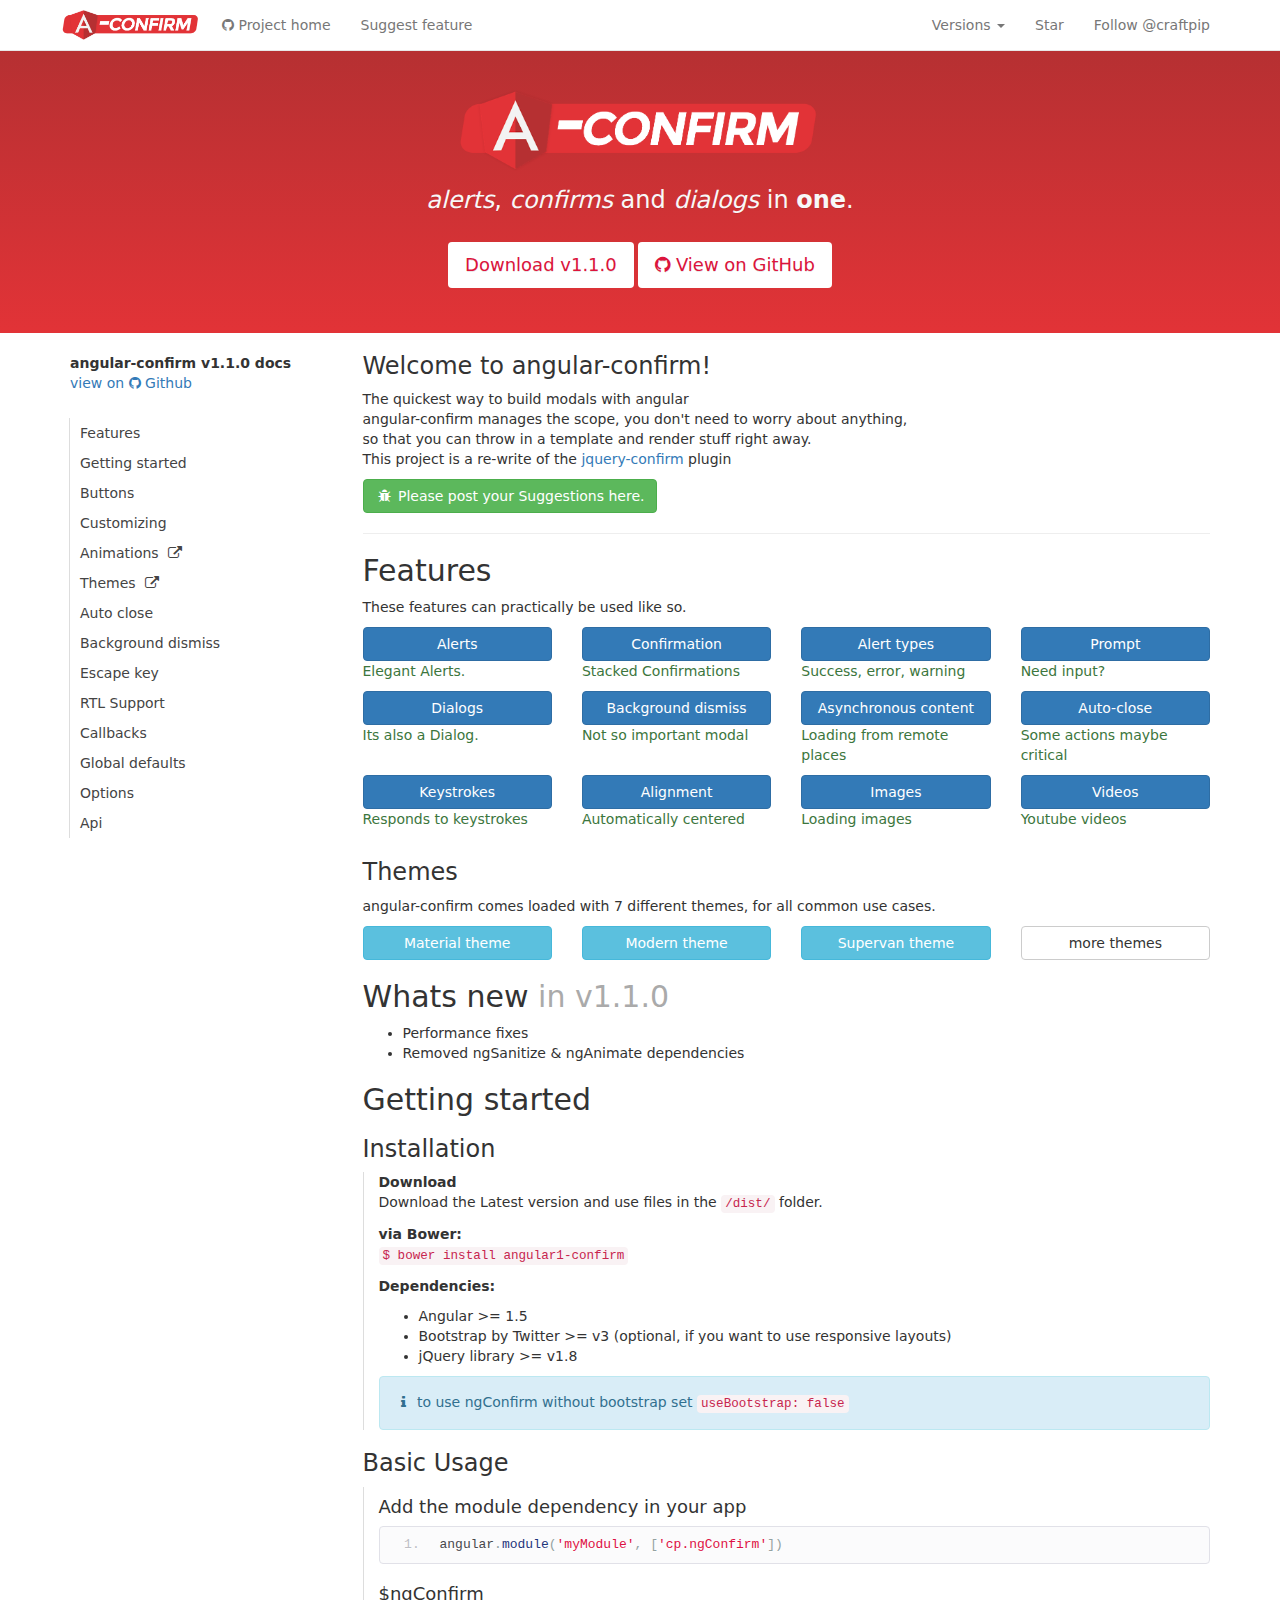
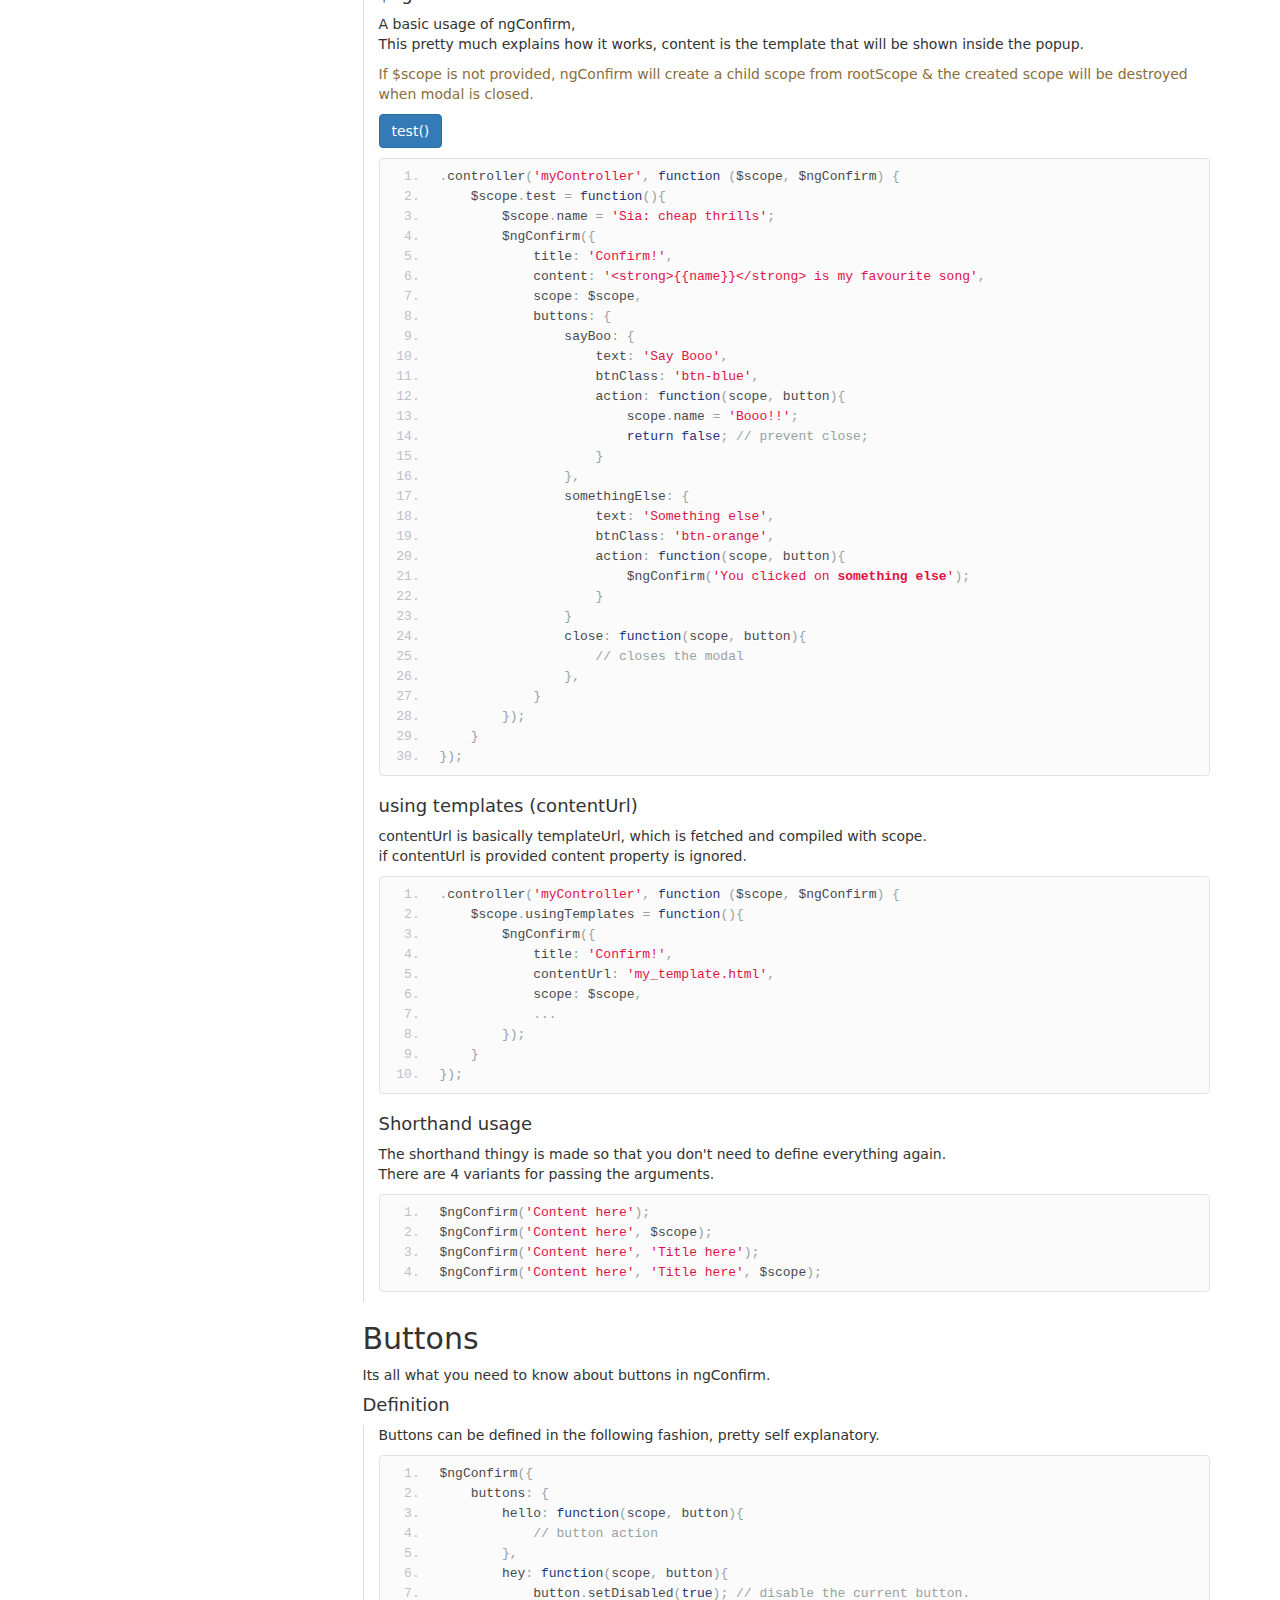
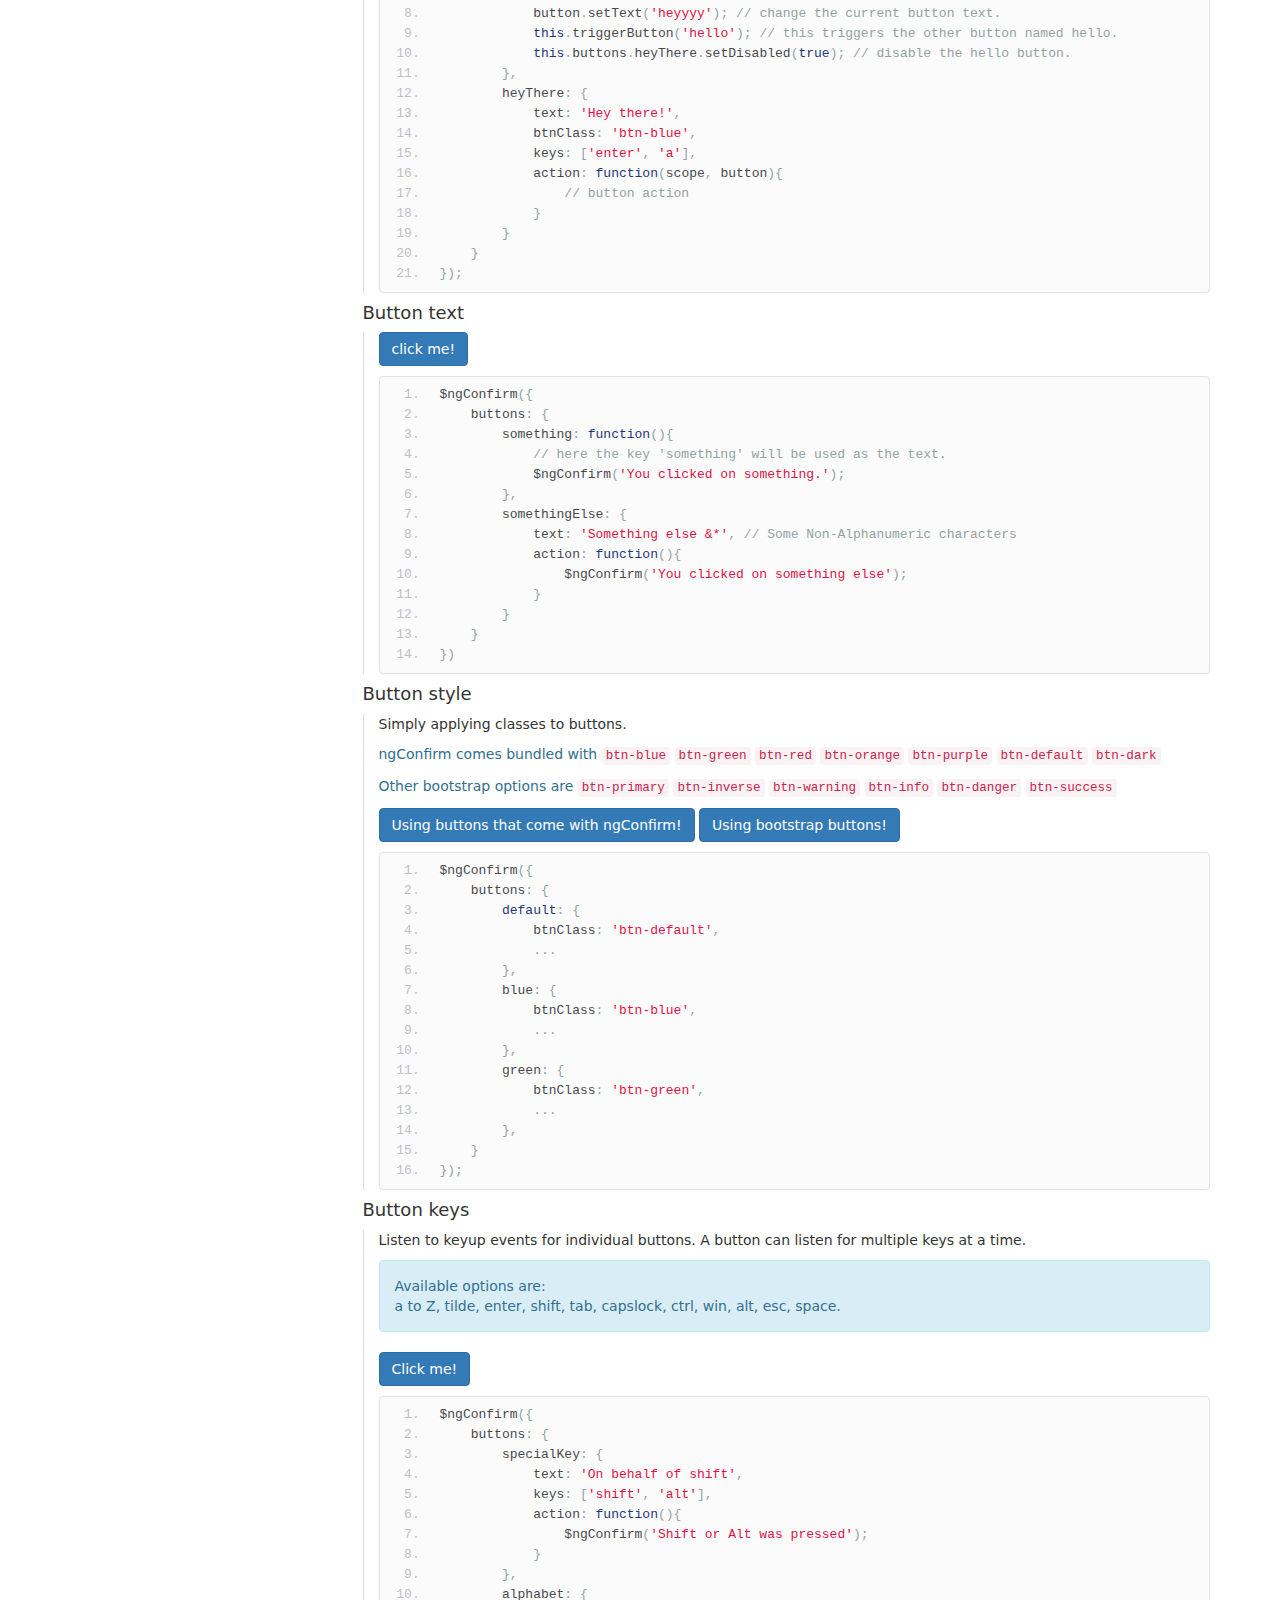
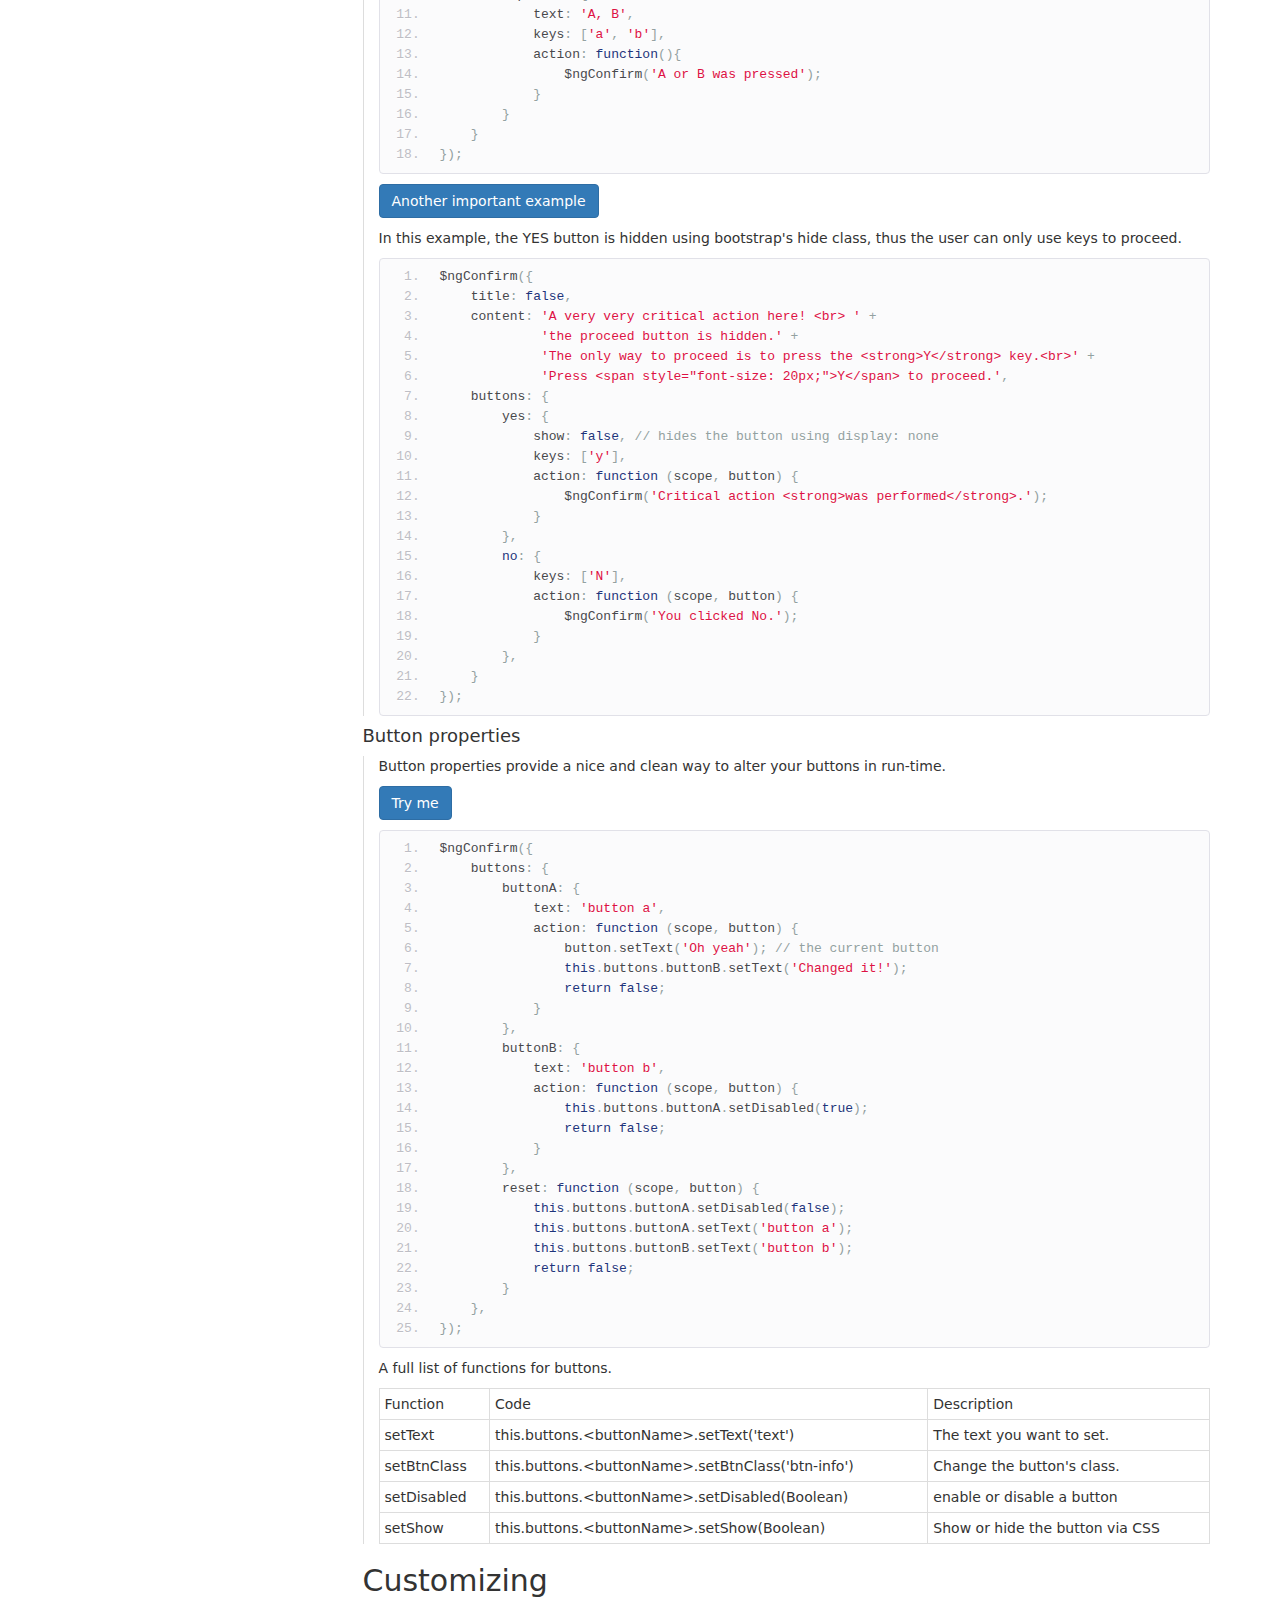
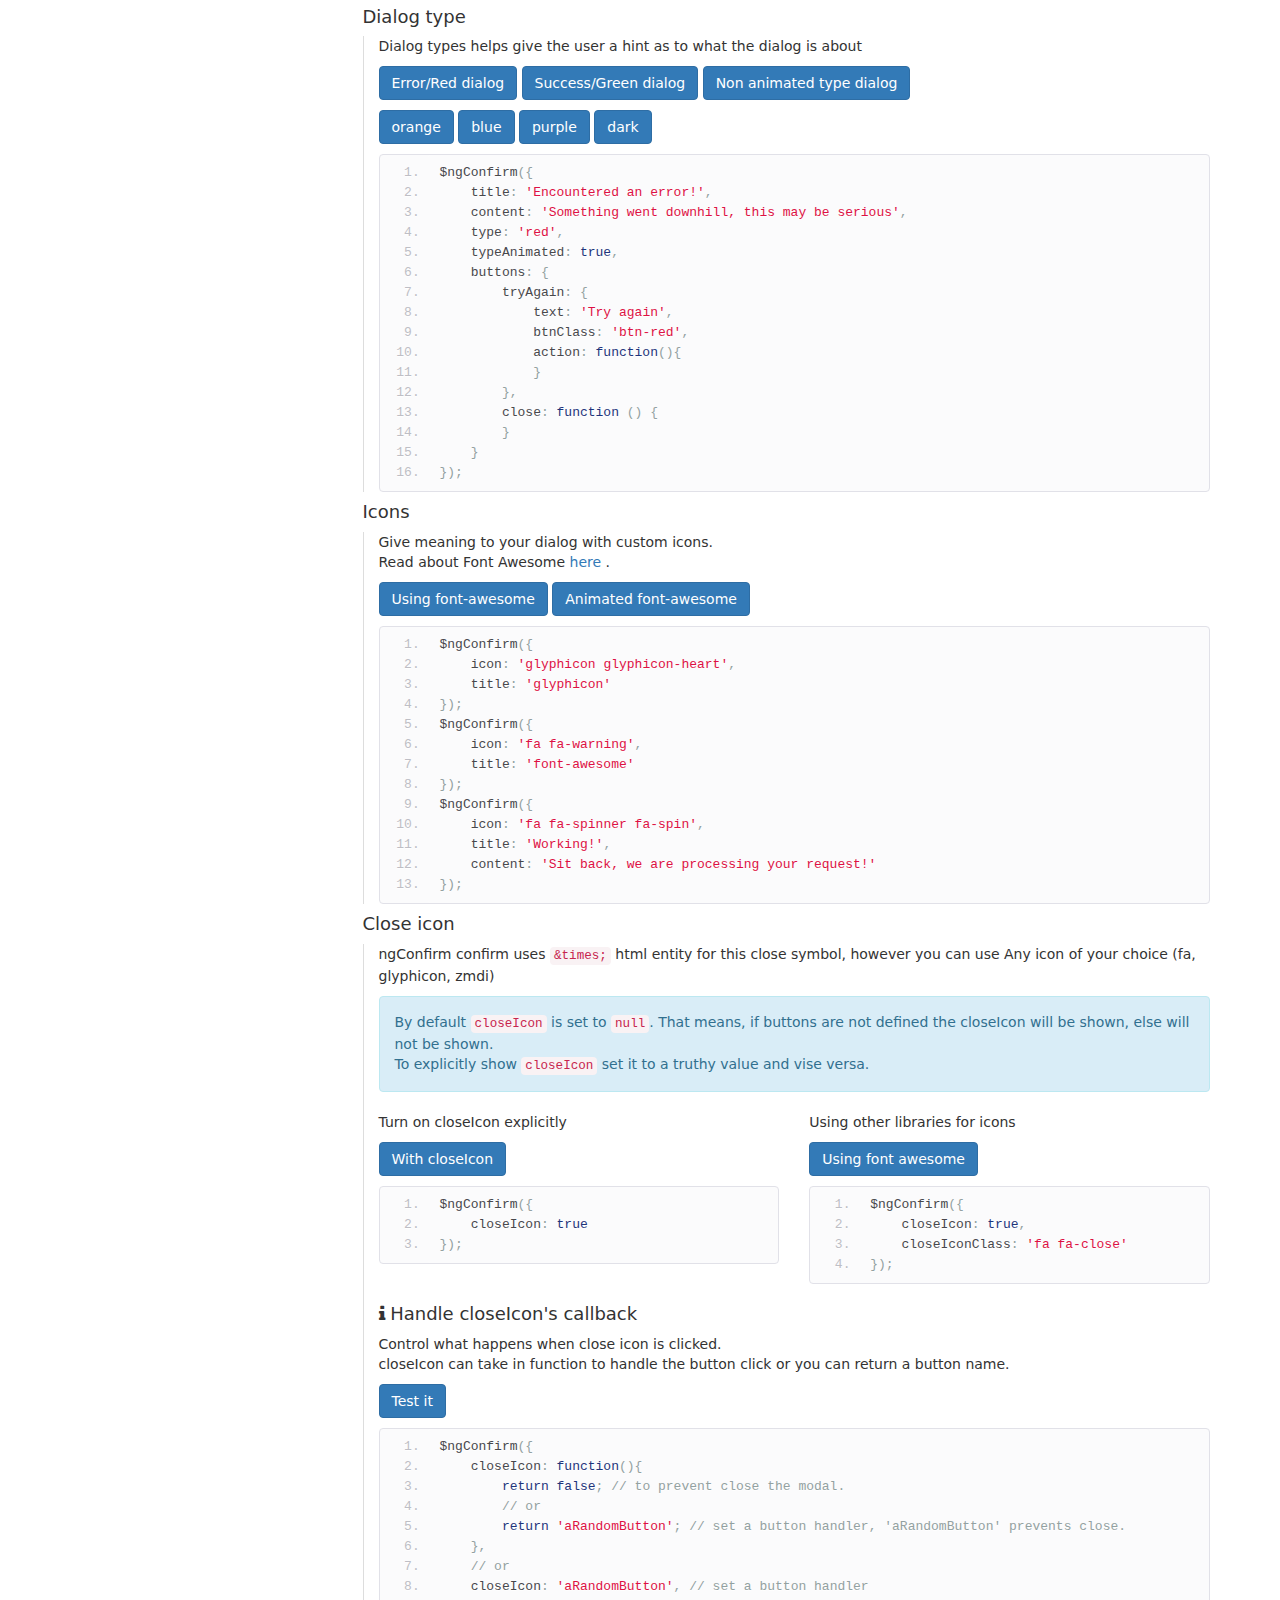
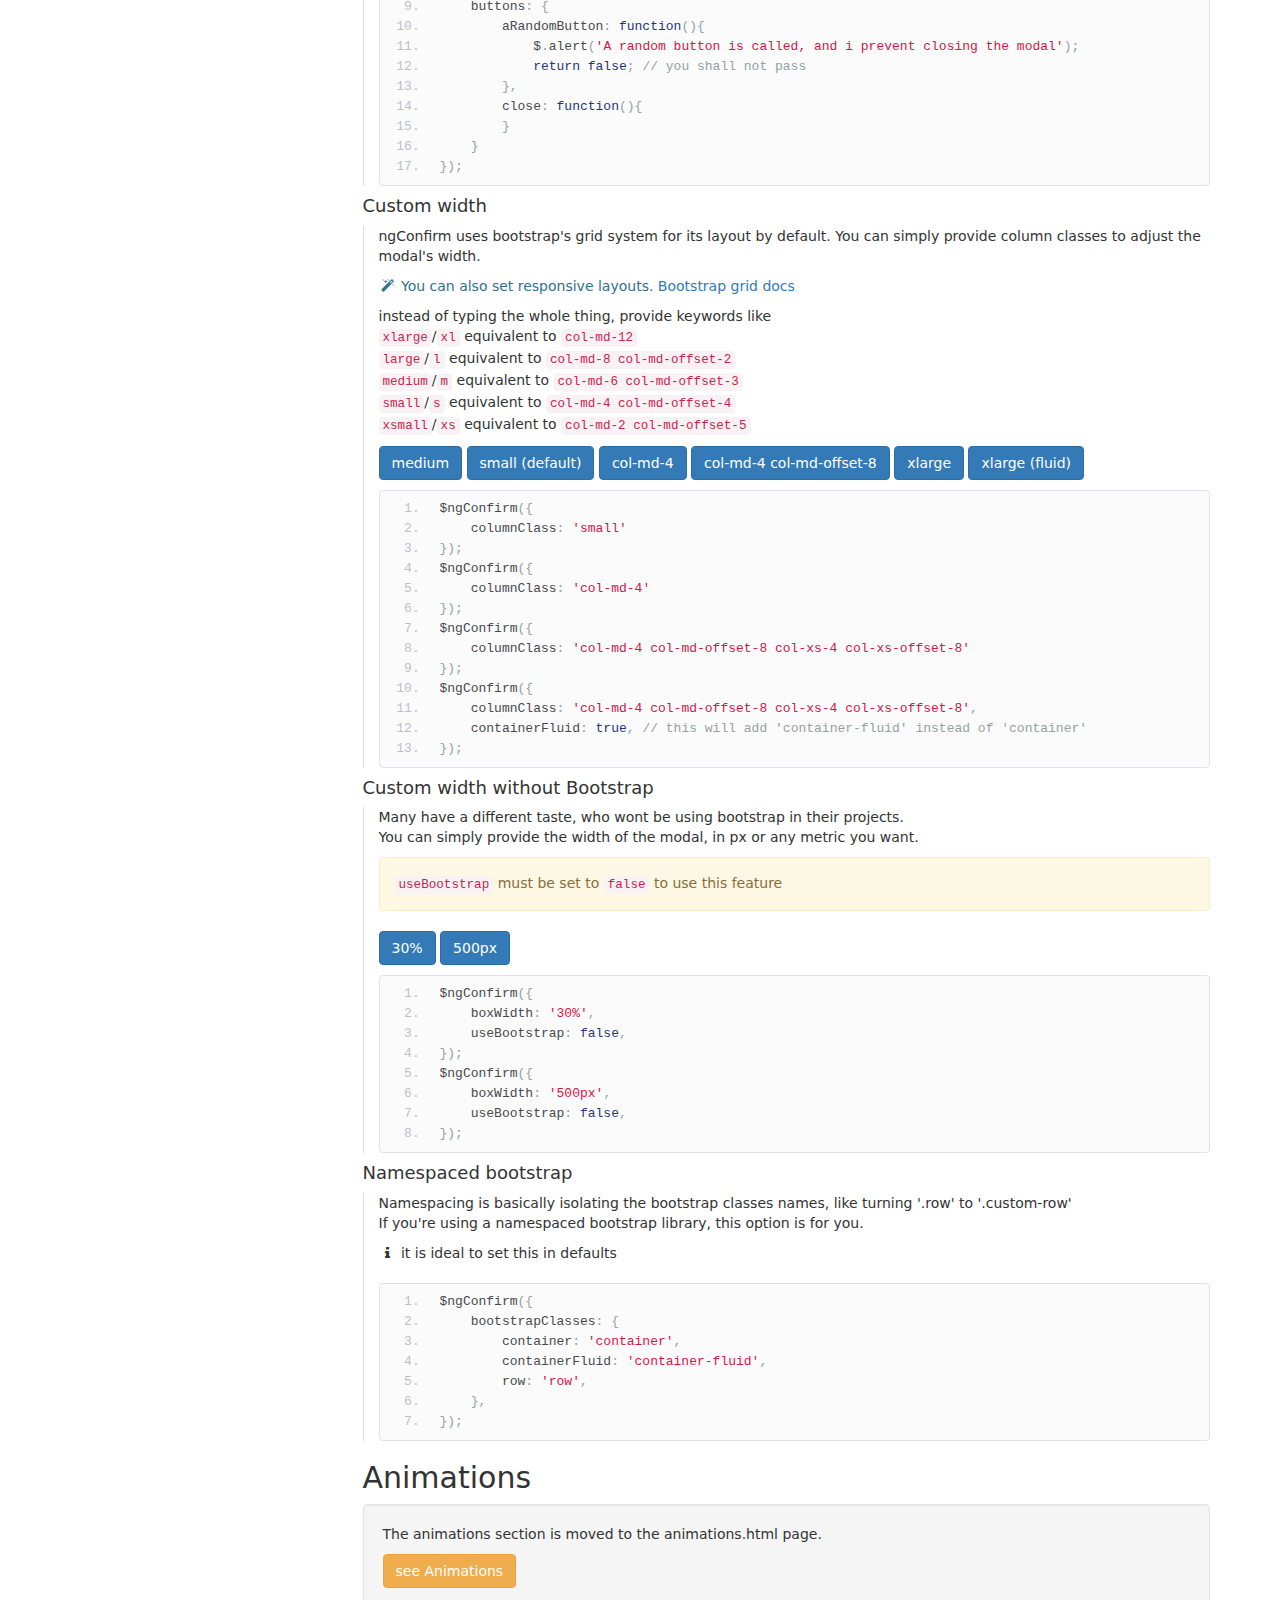
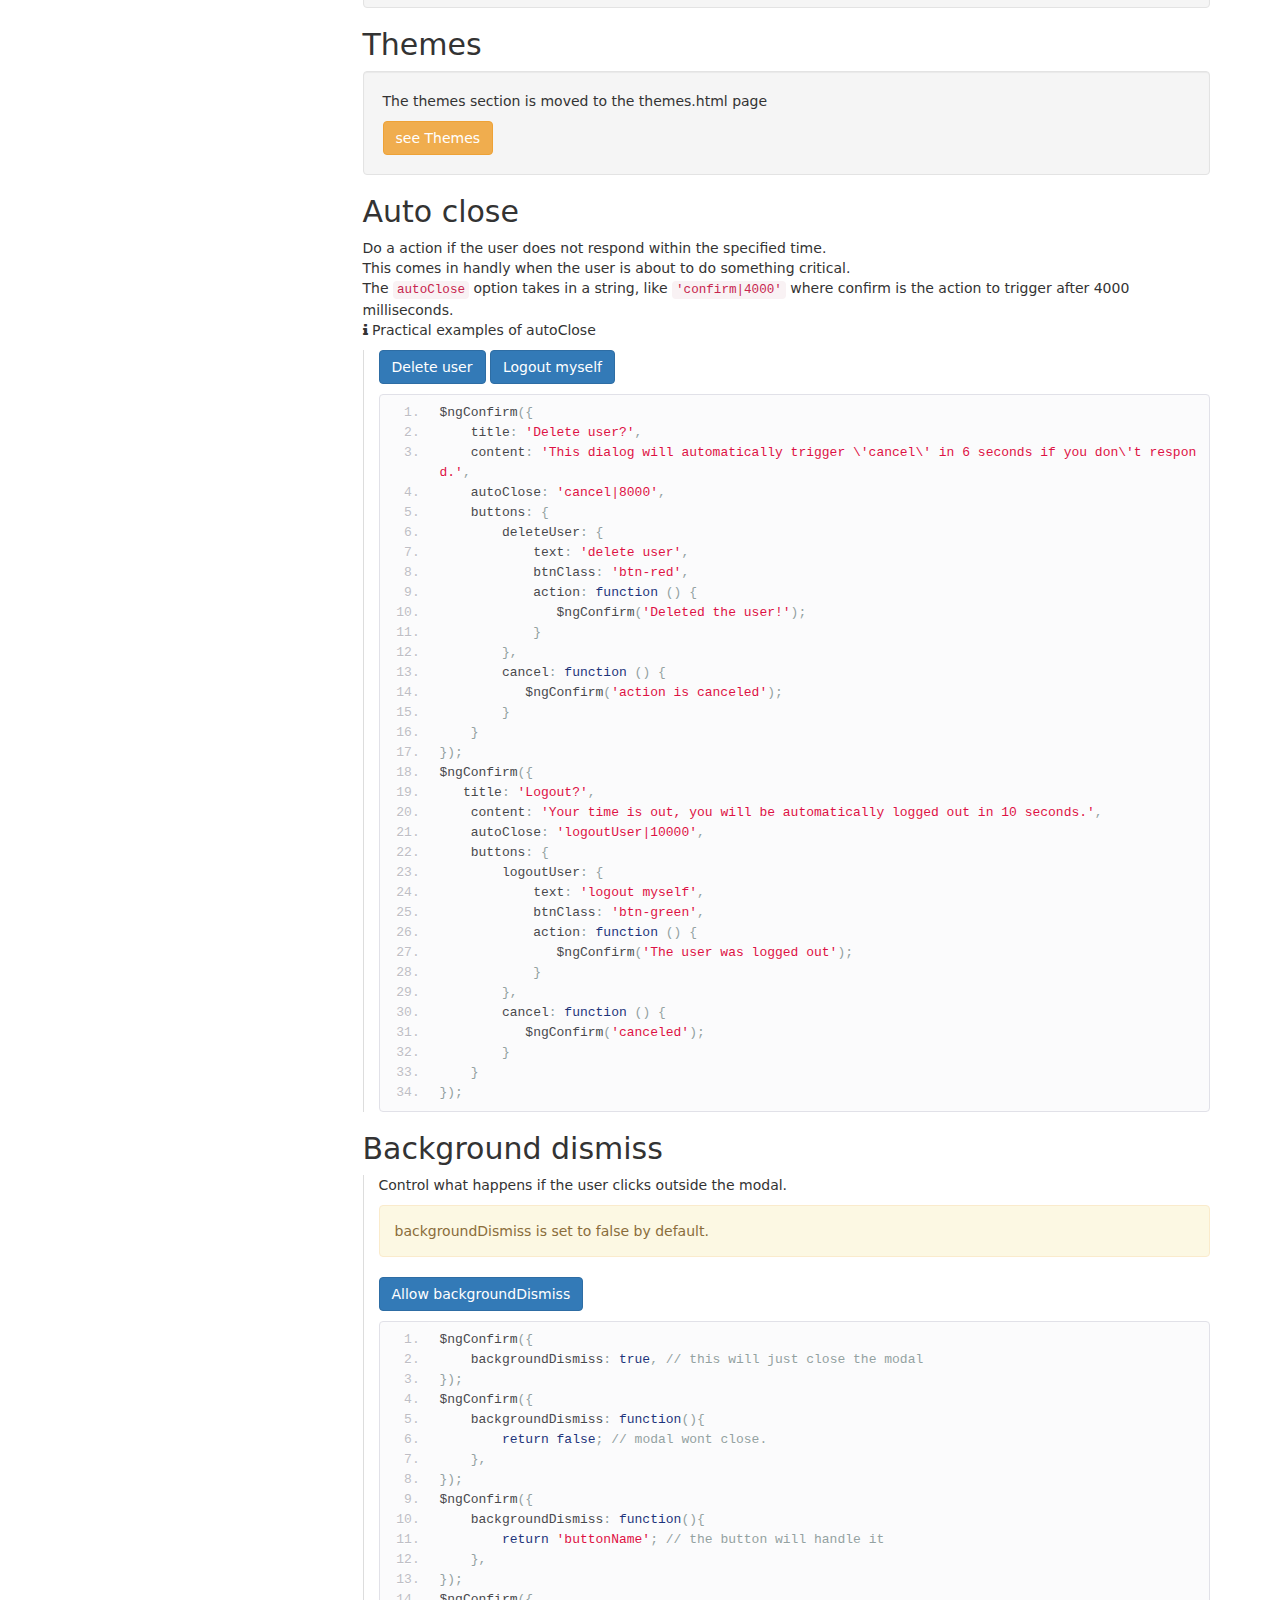
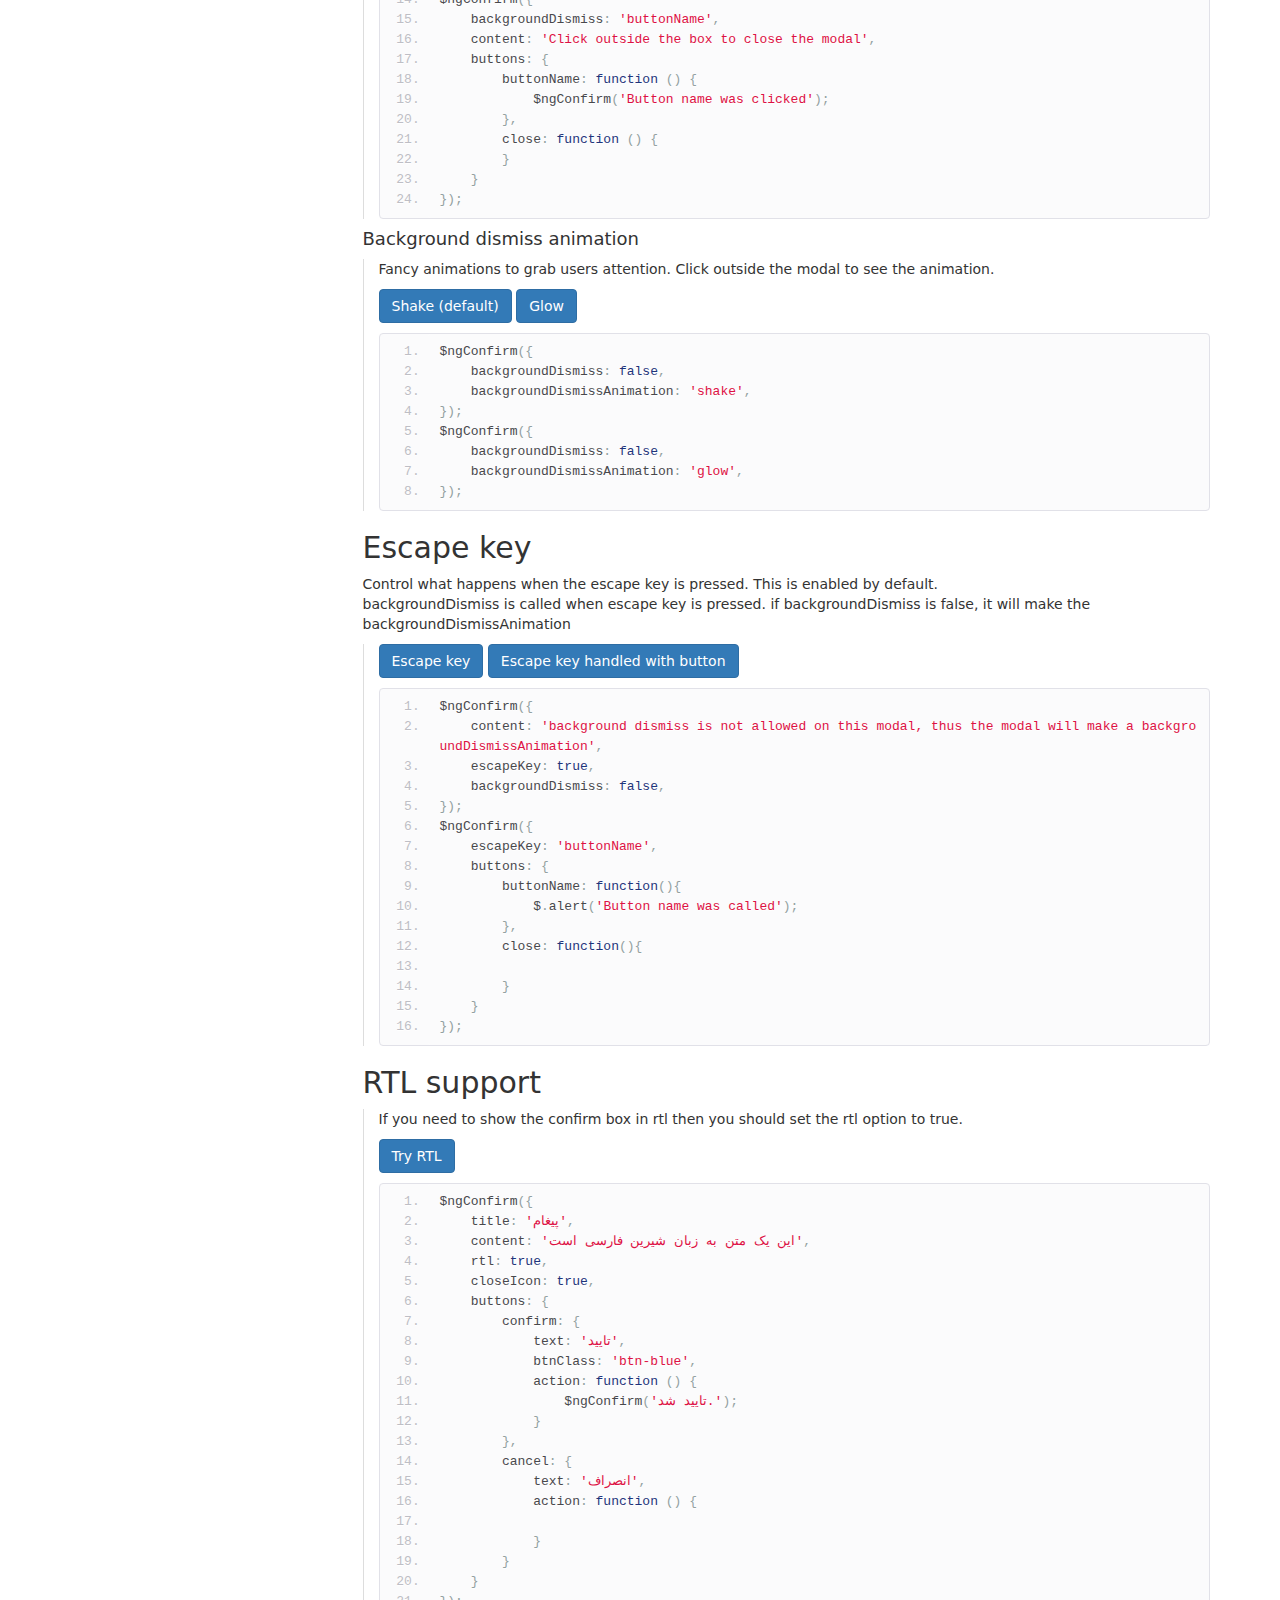
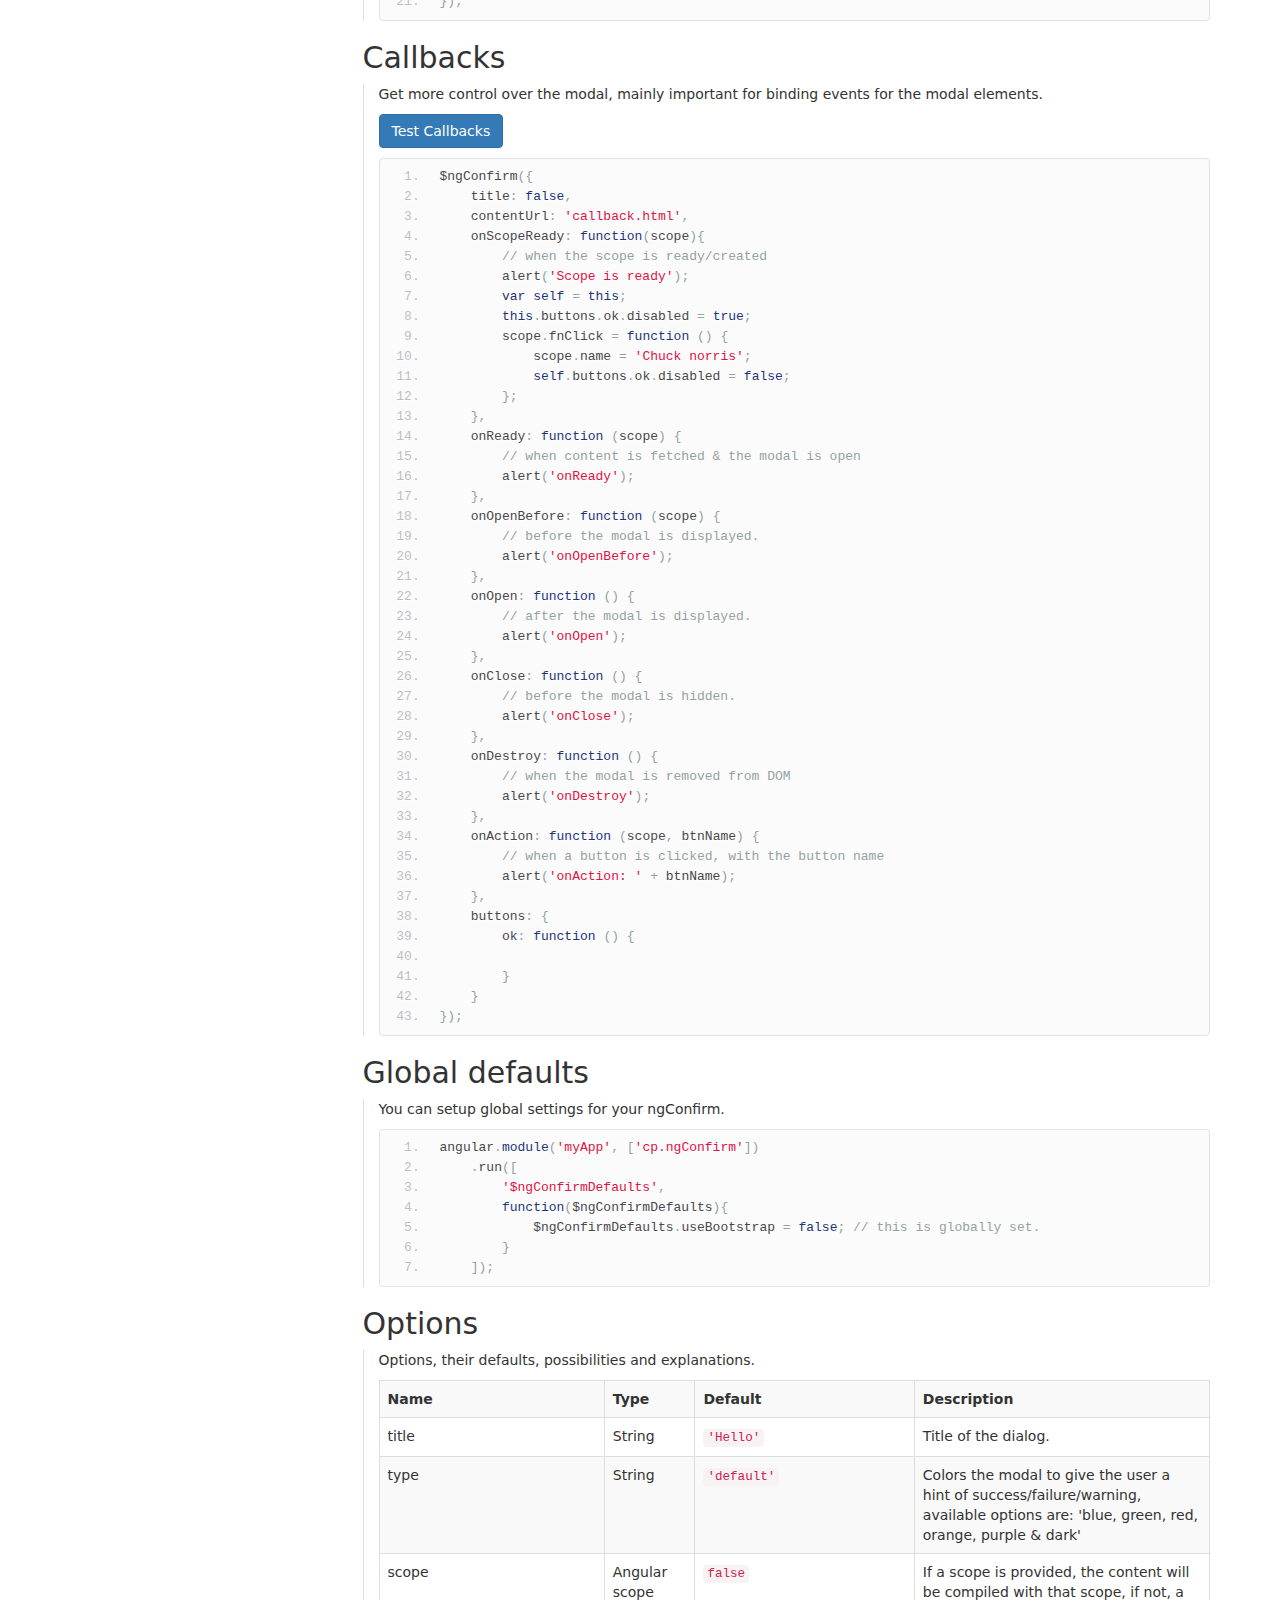
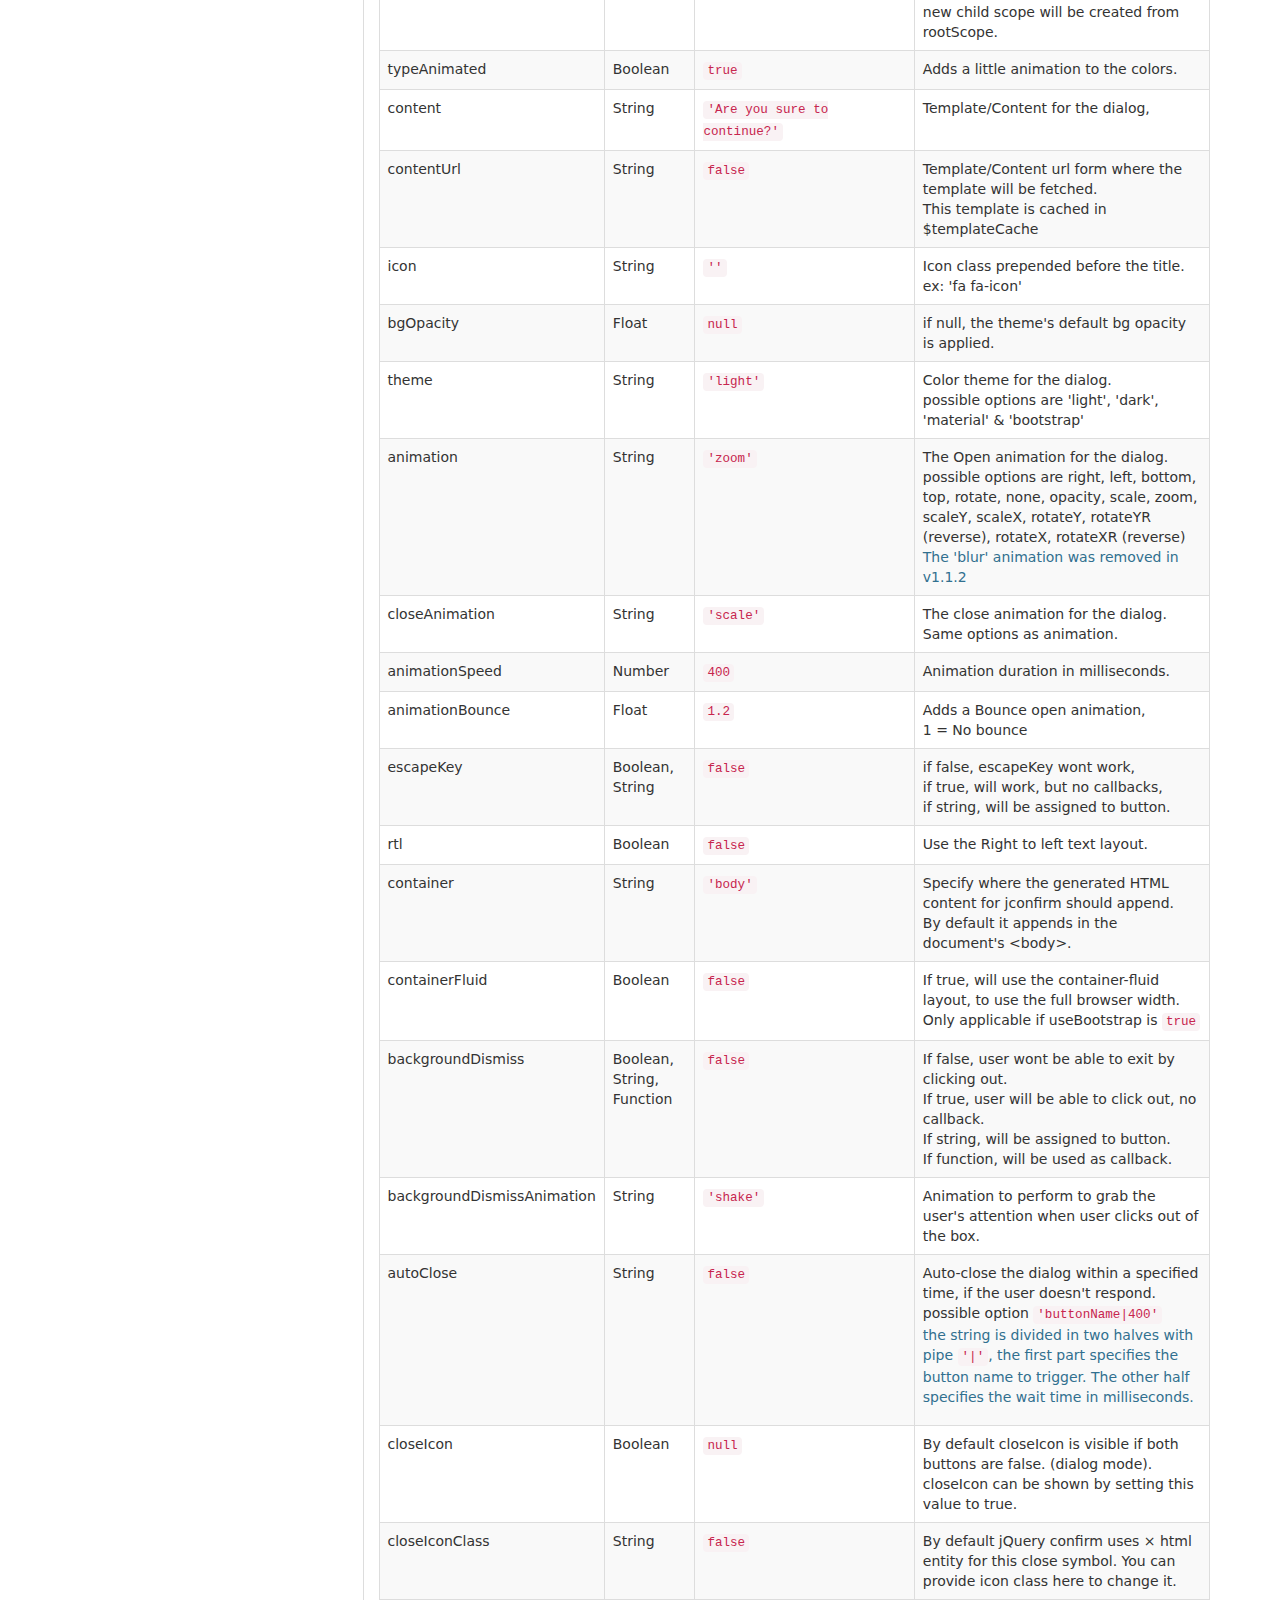
<file: frontend/bower_components/angular-confirm/index.html>
<!doctype html>
<html>
<head>
    <meta charset="utf-8">
    <!-- <meta http-equiv="X-UA-Compatible" content="chrome=1"> -->
    <title>angular-confirm.js | The multipurpose alert & confirm</title>
    <meta name="viewport"
          content="width=device-width, initial-scale=1, user-scalable=no">
    <!--[if lt IE 9]>
    <script src="//html5shiv.googlecode.com/svn/trunk/html5.js"></script>
    <![endif]-->
    <meta name="description"
          content="A multipurpose alert, confirm plugin, alternative to the native alert() and confirm() functions. Supports features like auto-close, themes, animations, and more.">
    <link rel="canonical"
          href="https://craftpip.github.io/angular-confirm"/>
    <link rel="icon"
          type="img/png"
          href="http://craftpip.com/i/assets/img/fav.png">
    <meta http-equiv="Content-Type"
          content="text/html; charset=UTF-8"/>
    <meta name="robots"
          content="index,follow,noodp,noydir"/>
    <meta name="google-site-verification"
          content="T_M_Ym5DQ-cEQQhx_jswyCBTssIdgtewICcvb3sgh8g"/>
    <meta name="Keywords"
          content="angular.confirm, angular confirm, angular alert, angular prompt, angular dialog, javascript, bootstrap"/>
    <link rel="apple-touch-icon"
          sizes="57x57"
          href="http://craftpip.com/i/apple-touch-icon-57x57.png"/>
    <link rel="apple-touch-icon"
          sizes="72x72"
          href="http://craftpip.com/i/apple-touch-icon-72x72.png"/>
    <link rel="apple-touch-icon"
          sizes="114x114"
          href="http://craftpip.com/i/apple-touch-icon-114x114.png"/>
    <link rel="apple-touch-icon"
          sizes="144x144"
          href="http://craftpip.com/i/apple-touch-icon-144x144.png"/>
    <link rel="apple-touch-icon"
          href="http://craftpip.com/i/apple-touch-icon-57x57.png"/>
    <meta property="og:title"
          content="angular-confirm.js | The multipurpose alert &amp; confirm"/>
    <meta property="og:type"
          content="website"/>
    <meta property="og:image"
          content="http://craftpip.com/i/apple-touch-icon-57x57.png"/>
    <meta property="og:url"
          content="https://craftpip.github.io/angular-confirm"/>
    <meta property="og:description"
          content="A multipurpose alert & confirm plugin, alternative to the native alert() and confirm() functions. Supports features like auto-close, themes, animations, and more."/>
    <meta property="og:site_name"
          content="craftpip.github.io"/>

    <link rel="stylesheet"
          href="demo/libs/bundled.css">
    <script src="demo/libs/bundled.js"></script>

    <link rel="stylesheet"
          href="demo/demo.css">

    <script async src="//pagead2.googlesyndication.com/pagead/js/adsbygoogle.js"></script>

    <script>
        var version = '1.1.0';
    </script>

    <!-- Add the minified version of files from the /dist/ folder. -->
    <!-- angular-confirm files -->
    <link rel="stylesheet"
          type="text/css"
          href="css/angular-confirm.css"/>
    <script type="text/javascript"
            src="js/angular-confirm.js"></script>
    <!--END angular-confirm files-->

</head>
<body data-spy="scroll"
      data-target=".navbar">
<header class="navbar navbar-static-top navbar-default navheader">
    <div class="container">
        <div class="navbar-header">
            <button class="navbar-toggle collapsed"
                    type="button"
                    data-toggle="collapse"
                    data-target="#bs-navbar"
                    aria-controls="bs-navbar"
                    aria-expanded="false"><span class="sr-only">Toggle navigation</span> <span class="icon-bar"></span>
                <span class="icon-bar"></span> <span class="icon-bar"></span></button>
            <a class="navbar-brand aconfirm-logo"
               href="http://craftpip.github.io/angular-confirm">
            </a>
        </div>
        <nav id="bs-navbar"
             class="collapse navbar-collapse">
            <ul class="nav navbar-nav">
                <li class=""><a href="http://github.com/craftpip/angular-confirm"><i class="fa fa-github"></i> Project
                    home</a></li>
                <li class=""><a href="http://github.com/craftpip/angular-confirm/issues/new">Suggest feature</a></li>
            </ul>
            <ul class="nav navbar-nav navbar-right">
                <li class="dropdown">
                    <a href="#"
                       class="dropdown-toggle"
                       data-toggle="dropdown"
                       role="button"
                       aria-haspopup="true"
                       aria-expanded="false">Versions <span class="caret"></span></a>
                    <ul class="dropdown-menu">
                        <li><a href="http://craftpip.github.io/angular-confirm/v1.0.1">v1.0.1</a></li>
                        <li><a href="http://craftpip.github.io/angular-confirm/v1.0">v1.0</a></li>
                    </ul>
                </li>
                <li>
                    <a class="github-button"
                       href="https://github.com/craftpip/angular-confirm"
                       data-style="mega"
                       data-count-href="/craftpip/angular-confirm/stargazers"
                       data-count-api="/repos/craftpip/angular-confirm#stargazers_count"
                       data-count-aria-label="# stargazers on GitHub"
                       aria-label="Star craftpip/angular-confirm on GitHub">Star</a>
                </li>
                <li>
                    <a class="twitter-follow-button"
                       data-show-count="false"
                       data-size="large"
                       href="https://twitter.com/craftpip"
                       data-show-count="false"
                       data-lang="en">
                        Follow @craftpip
                    </a>
                </li>
            </ul>
        </nav>
    </div>
</header>
<div class="header"
     id="content"
     tabindex="-1">
    <div class="container">
        <h1 style="margin-top: 7px;"
            class="text-center">
            <img src="angular-confirm.png"
                 alt="ANGULAR-CONFIRM"/>
        </h1>

        <p>
            <em>alerts</em>, <em>confirms</em> and <em>dialogs</em> in <strong>one</strong>.
        </p>
        <div class="row download-btns">
            <div class="col-md-12">
                <div style="height: 15px;"></div>
                <a href="https://github.com/craftpip/angular-confirm/releases/download/v1.1.0/angular-confirm-v1.1.0.zip"
                   class="btn btn-lg">Download v1.1.0
                </a>
                <a href="https://github.com/craftpip/angular-confirm"
                   class="btn btn-lg"><i class="fa fa-github"></i> View on GitHub
                </a>
                <div style="height: 15px;"></div>
            </div>
        </div>
    </div>
</div>
<div class="container"
     ng-app="application">
    
    <div ng-controller="adsController"></div>
    
    <div class="row">
        <div class="col-md-3 col-sm-12">
            <div class="space10"></div>
            <div class="space10"></div>
            <p>
                <strong>angular-confirm v<span class="version"></span> docs</strong><br>
                <a href="https://github.com/craftpip/angular-confirm">
                    view on <i class="fa fa-github"></i> Github
                </a>
            </p>
            <div class="spacer15"></div>
            <div id="my-nav">
                <ul class="nav nav-list">
                    <li>
                        <a href="#quickfeatures"> Features</a>
                    </li>
                    <li>
                        <a href="#getting-started"> Getting started</a>
                        <ul class="nav nav-list">
                            <li>
                                <a href="#installation"> Installation</a>
                            </li>
                            <li>
                                <a href="#usage"> Basic usage</a>
                            </li>
                            <li>
                                <a href="#using-templates"> Using templates</a>
                            </li>
                            <li>
                                <a href="#shorthand"> Shorthand usage</a>
                            </li>
                        </ul>
                    </li>
                    <li>
                        <a href="#buttons">Buttons</a>
                        <ul class="nav nav-list">
                            <li>
                                <a href="#defining-buttons">Defining buttons</a>
                            </li>
                            <li>
                                <a href="#buttontext">Text</a>
                            </li>
                            <li>
                                <a href="#buttonstyle">Styles</a>
                            </li>
                            <li>
                                <a href="#button-keys">Keys</a>
                            </li>
                            <li>
                                <a href="#button-properties">Properties</a>
                            </li>
                        </ul>
                    </li>

                    <li>
                        <a href="#customizing">Customizing</a>
                        <ul class="nav nav-list">
                            <li>
                                <a href="#dialog-type"> Dialog type</a>
                            </li>
                            <li>
                                <a href="#icons"> Icons</a>
                            </li>
                            <li>
                                <a href="#close-icon"> Close icon</a>
                            </li>
                            <li>
                                <a href="#custom-width"> Custom width</a>
                            </li>
                            <li>
                                <a href="#custom-width-without-bootstrap"> Custom width w/o bootstrap</a>
                            </li>
                            <li>
                                <a href="#namespaced-bootstrap"> Namespaced bootstrap</a>
                            </li>
                        </ul>
                    </li>
                    <li>
                        <a href="animations.html"> Animations <span style="margin-left: 5px;"><i class="fa fa-external-link"></i></span></a>
                        <ul class="nav nav-list">
                            <li>
                                <a href="#animations">Animations</a>
                            </li>
                        </ul>
                    </li>
                    <li>
                        <a href="themes.html"> Themes <span style="margin-left: 5px;"><i class="fa fa-external-link"></i></span></a>
                        <ul class="nav nav-list">
                            <li>
                                <a href="#themes">Themes</a>
                            </li>
                        </ul>
                    </li>
                    <li>
                        <a href="#autoclose"> Auto close</a>
                    </li>
                    <li>
                        <a href="#backgrounddismiss"> Background dismiss</a>
                        <ul class="nav nav-list">
                            <li>
                                <a href="#backgrounddismiss"> Background dismiss</a>
                            </li>
                            <li>
                                <a href="#backgrounddismiss-animations">Dismiss animations</a>
                            </li>
                        </ul>
                    </li>
                    <li>
                        <a href="#escape-key"> Escape key</a>
                    </li>
                    <li>
                        <a href="#rtl"> RTL Support</a>
                    </li>
                    <li>
                        <a href="#callbacks"> Callbacks</a>
                    </li>
                    <li>
                        <a href="#globaldefaults"> Global defaults</a>
                    </li>
                    <li>
                        <a href="#options"> Options</a>
                    </li>
                    <li>
                        <a href="#api"> Api</a>
                        <ul class="nav nav-list">
                            <li>
                                <a href="#api-scope"> .scope</a>
                            </li>
                            <li>
                                <a href="#api-button-text"> .&lt;buttonName&gt;.setText</a>
                            </li>
                            <li>
                                <a href="#api-button-class"> .&lt;buttonName&gt;.setBtnClass</a>
                            </li>
                            <li>
                                <a href="#api-button-disable"> .&lt;buttonName&gt;.setDisabled</a>
                            </li>
                            <li>
                                <a href="#api-button-show"> .&lt;buttonName&gt;.setShow</a>
                            </li>
                            <li>
                                <a href="#api-close"> .close()</a>
                            </li>
                            <li>
                                <a href="#api-isclosed"> .isClosed()</a>
                            </li>
                            <li>
                                <a href="#api-isopen"> .isOpen()</a>
                            </li>
                            <li>
                                <a href="#api-setdialogcenter"> .setDialogCenter()</a>
                            </li>
                            <li>
                                <a href="#api-el"> .$el</a>
                            </li>
                            <li>
                                <a href="#api-confirm-box"> .$confirmBox</a>
                            </li>
                            <li>
                                <a href="#api-set-theme"> .setTheme</a>
                            </li>
                            <li>
                                <a href="#api-set-type"> .setType</a>
                            </li>
                            <li>
                                <a href="#api-set-type-animated"> .setTypeAnimated</a>
                            </li>
                            <li>
                                <a href="#api-set-title-class"> .setTitleClass</a>
                            </li>
                            <li>
                                <a href="#api-set-box-width"> .setBoxWidth</a>
                            </li>
                            <li>
                                <a href="#api-set-container-fluid"> .setContainerFluid</a>
                            </li>
                            <li>
                                <a href="#api-set-column-class"> .setColumnClass</a>
                            </li>
                            <li>
                                <a href="#api-set-icon"> .setIcon</a>
                            </li>
                            <li>
                                <a href="#api-set-title"> .setTitle</a>
                            </li>
                            <li>
                                <a href="#api-set-close-icon"> .setCloseIcon</a>
                            </li>
                            <li>
                                <a href="#api-set-close-icon-class"> .setCloseIconClass</a>
                            </li>
                            <li>
                                <a href="#api-trigger-button"> .triggerButton</a>
                            </li>
                            <li>
                                <a href="#api-set-rtl"> .setRtl</a>
                            </li>
                        </ul>
                    </li>
                </ul>
            </div>
        </div>
        <div class="col-md-9 col-sm-12">
            <!-- introduction -->

            <!-- angular-confirm home top -->
            <ins class="adsbygoogle"
                 style="display:block"
                 data-ad-client="ca-pub-9535136378177592"
                 data-ad-slot="2996895260"
                 data-ad-format="auto"></ins>
            <script>
                (adsbygoogle = window.adsbygoogle || []).push({});
            </script>

            <section>
                <header>
                    <h3>Welcome to angular-confirm!</h3>

                    <p>
                        The quickest way to build modals with angular <br/>
                        angular-confirm manages the scope, you don't need to worry about anything, <br>
                        so that you can throw in a template and render stuff right away. <br>
                        This project is a re-write of the <a href="https://github.com/craftpip/jquery-confirm">jquery-confirm</a> plugin
                    </p>
                    <a href="https://github.com/craftpip/angular-confirm/issues"
                       target="empty"
                       class="btn btn-success"><i class="fa fa-bug fa-fw"></i> Please post your Suggestions here.</a>
                </header>
            </section>
            <hr>
            <section id="quickfeatures" ng-controller="quickFeaturesController">
                <h2>Features</h2>

                <p>These features can practically be used like so.</p>

                <div class="row">
                    <div class="col-md-3">
                        <button ng-click="alert()" class="btn btn-primary btn-block">Alerts</button>
                        <p class="text-success">Elegant Alerts.</p>
                    </div>

                    <div class="col-md-3">
                        <button ng-click="confirm()" class="btn btn-primary btn-block ">Confirmation</button>
                        <p class="text-success">Stacked Confirmations</p>
                    </div>
                    <div class="col-md-3">
                        <button ng-click="type()" class="btn btn-primary btn-block">Alert types
                        </button>
                        <p class="text-success">Success, error, warning</p>
                    </div>
                    <div class="col-md-3">
                        <button ng-click="prompt()" class="btn btn-primary btn-block">Prompt</button>
                        <p class="text-success">Need input?</p>
                    </div>
                </div>
                <div class="row">
                    <div class="col-md-3">
                        <button ng-click="dialog()" class="btn btn-primary btn-block">Dialogs</button>
                        <p class="text-success">Its also a Dialog.</p>
                    </div>
                    <div class="col-md-3">
                        <button ng-click="bgDismiss()" class="btn btn-primary btn-block">Background
                            dismiss
                        </button>
                        <p class="text-success">Not so important modal</p>
                    </div>
                    <div class="col-md-3">
                        <button ng-click="asyncContent()" class="btn btn-primary btn-block">Asynchronous
                            content
                        </button>
                        <p class="text-success">Loading from remote places</p>
                    </div>
                    <div class="col-md-3">
                        <button ng-click="autoClose()" class="btn btn-primary btn-block">Auto-close</button>
                        <p class="text-success">Some actions maybe critical</p>
                    </div>
                </div>
                <div class="row">
                    <div class="col-md-3">
                        <button ng-click="keyStrokes()" class="btn btn-primary btn-block">Keystrokes
                        </button>
                        <p class="text-success">Responds to keystrokes</p>
                    </div>
                    <div class="col-md-3">
                        <button ng-click="centerAlign()" class="btn btn-primary btn-block">Alignment
                        </button>
                        <p class="text-success">Automatically centered</p>
                    </div>
                    <div class="col-md-3">
                        <button ng-click="imageLoading()" class="btn btn-primary btn-block">Images</button>
                        <p class="text-success">Loading images</p>
                    </div>
                    <div class="col-md-3">
                        <button ng-click="videos()" class="btn btn-primary btn-block">Videos</button>
                        <p class="text-success">Youtube videos</p>
                    </div>
                </div>
                <div class="row">
                    <div class="col-md-12">
                        <h3>Themes</h3>
                        <p>
                            angular-confirm comes loaded with 7 different themes, for all common use cases.
                        </p>
                    </div>
                    <div class="col-md-3">
                        <button ng-click="materialTheme()" class="btn btn-info btn-block">Material theme
                        </button>
                    </div>
                    <div class="col-md-3">
                        <button ng-click="modernTheme()" class="btn btn-info btn-block">Modern theme
                        </button>
                    </div>
                    <div class="col-md-3">
                        <button ng-click="supervanTheme()" class="btn btn-info btn-block">Supervan theme
                        </button>
                    </div>
                    <div class="col-md-3">
                        <a href="themes.html" class="btn btn-default btn-block">more themes</a>
                    </div>
                </div>
            </section>


            <section>
                <h2>Whats new <span style="color: #aaa">in v1.1.0</span></h2>
                <ul>
                    <li>Performance fixes</li>
                    <li>Removed ngSanitize &amp; ngAnimate dependencies</li>
                </ul>
            </section>

            <!-- Installation -->
            <section id="getting-started">
                <h2>Getting started</h2>
                <h3 id="installation">
                    Installation
                </h3>
                <div class="section">
                    <p>
                        <strong>Download</strong>
                        <br>
                        Download the Latest version and use files in the <code>/dist/</code> folder.
                    </p>

                    <p>
                        <strong>via Bower:</strong>
                        <br>
                        <code>
                            $ bower install angular1-confirm
                        </code>
                    </p>

                    <!--<p>-->
                    <!--<strong>via Npm:</strong>-->
                    <!--<br>-->
                    <!--<code>-->
                    <!--$ npm install angular-confirm-->
                    <!--</code>-->
                    <!--</p>-->

                    <p>
                        <strong>Dependencies:</strong>
                    </p>
                    <ul>
                        <li>Angular >= 1.5</li>
                        <li>Bootstrap by Twitter >= v3 (optional, if you want to use responsive layouts)</li>
                        <li>jQuery library >= v1.8</li>
                    </ul>
                    <div class="alert alert-info">
                        <i class="fa fa-info fa-fw"></i> to use ngConfirm without bootstrap set <code>useBootstrap:
                        false</code>
                    </div>
                </div>
            </section>


            <!-- basic usage -->
            <section id="usage" ng-controller="quickUseController">
                <h3>Basic Usage</h3>

                <div class="section">
                    <div class="row">
                        <div class="col-md-12">
                            <h4 id="module_dependency">
                                Add the module dependency in your app
                            </h4>
                        </div>
                        <div class="col-md-12">
                            <pre class="prettyprint linenums"><code class="js">angular.module('myModule', ['cp.ngConfirm'])</code></pre>
                        </div>
                        <div class="col-md-12">
                            <h4 id="confirm">
                                $ngConfirm
                            </h4>
                        </div>
                        <div class="col-md-12">
                            <p>
                                A basic usage of ngConfirm, <br>
                                This pretty much explains how it works, content is the template that will be shown
                                inside the popup.
                                <br>
                            <p class="text-warning">
                                If $scope is not provided, ngConfirm will create a child scope from
                                rootScope & the created scope will be destroyed when modal is closed.</p>
                            </p>
                            <button ng-click="test()" class="btn btn-primary">test()</button>
                            <div class="space10"></div>
                            <pre class="prettyprint linenums"><code class="js" ng-non-bindable>.controller('myController', function ($scope, $ngConfirm) {
    $scope.test = function(){
        $scope.name = 'Sia: cheap thrills';
        $ngConfirm({
            title: 'Confirm!',
            content: '&lt;strong&gt;{{name}}&lt;/strong&gt; is my favourite song',
            scope: $scope,
            buttons: {
                sayBoo: {
                    text: 'Say Booo',
                    btnClass: 'btn-blue',
                    action: function(scope, button){
                        scope.name = 'Booo!!';
                        return false; // prevent close;
                    }
                },
                somethingElse: {
                    text: 'Something else',
                    btnClass: 'btn-orange',
                    action: function(scope, button){
                        $ngConfirm('You clicked on <strong>something else</strong>');
                    }
                }
                close: function(scope, button){
                    // closes the modal
                },
            }
        });
    }
});</code></pre>
                        </div>
                        <div class="col-md-12">
                            <h4 id="using-templates">
                                using templates (contentUrl)
                            </h4>
                        </div>
                        <div class="col-md-12">
                            <p>
                                contentUrl is basically templateUrl, which is fetched and compiled with scope. <br>
                                if contentUrl is provided content property is ignored.
                            </p>
                            <pre class="prettyprint linenums"><code class="js" ng-non-bindable>.controller('myController', function ($scope, $ngConfirm) {
    $scope.usingTemplates = function(){
        $ngConfirm({
            title: 'Confirm!',
            contentUrl: 'my_template.html',
            scope: $scope,
            ...
        });
    }
});</code></pre>
                        </div>
                        <div class="col-md-12">
                            <h4 id="shorthand">Shorthand usage</h4>

                            <p>
                                The shorthand thingy is made so that you don't need to define everything again. <br>
                                There are 4 variants for passing the arguments.
                            </p>
                            <pre class="prettyprint linenums"><code class="js">$ngConfirm('Content here');
$ngConfirm('Content here', $scope);
$ngConfirm('Content here', 'Title here');
$ngConfirm('Content here', 'Title here', $scope);</code></pre>
                        </div>
                    </div>
                </div>
            </section>

            <section id="buttons" ng-controller="buttonController">
                <h2>Buttons</h2>
                <p>
                    Its all what you need to know about buttons in ngConfirm.
                </p>
                <h4 id="defining-buttons">
                    Definition
                </h4>
                <div class="section">
                    <p>
                        Buttons can be defined in the following fashion, pretty self explanatory.
                    </p>
                    <pre class="prettyprint linenums"><code class="html" ng-non-bindable>$ngConfirm({
    buttons: {
        hello: function(scope, button){
            // button action
        },
        hey: function(scope, button){
            button.setDisabled(true); // disable the current button.
            button.setText('heyyyy'); // change the current button text.
            this.triggerButton('hello'); // this triggers the other button named hello.
            this.buttons.heyThere.setDisabled(true); // disable the hello button.
        },
        heyThere: {
            text: 'Hey there!',
            btnClass: 'btn-blue',
            keys: ['enter', 'a'],
            action: function(scope, button){
                // button action
            }
        }
    }
});</code></pre>
                </div>
                <h4 id="buttontext">Button text</h4>
                <div class="section">
                    <button ng-click="buttonText()" class="btn btn-primary">click me!</button>
                    <div class="space10"></div>
                    <pre class="prettyprint linenums"><code class="html" ng-non-bindable>$ngConfirm({
    buttons: {
        something: function(){
            // here the key 'something' will be used as the text.
            $ngConfirm('You clicked on something.');
        },
        somethingElse: {
            text: 'Something else &*', // Some Non-Alphanumeric characters
            action: function(){
                $ngConfirm('You clicked on something else');
            }
        }
    }
})</code></pre>
                </div>
                <h4 id="buttonstyle">Button style</h4>

                <div class="section">
                    <p>Simply applying classes to buttons.</p>
                    <p class="text-info">
                        ngConfirm comes bundled with <code>btn-blue</code> <code>btn-green</code> <code>btn-red</code>
                        <code>btn-orange</code> <code>btn-purple</code> <code>btn-default</code> <code>btn-dark</code>
                    </p>
                    <p class="text-info">
                        Other bootstrap options are <code>btn-primary</code> <code>btn-inverse</code>
                        <code>btn-warning</code>
                        <code>btn-info</code> <code>btn-danger</code> <code>btn-success</code>
                    </p>
                    <button ng-click="usingNgConfirmButtons()" class="btn btn-primary">Using buttons that come with
                        ngConfirm!
                    </button>
                    <button ng-click="usingBootstrapButtons()" class="btn btn-primary">Using bootstrap buttons!</button>
                    <div class="space10"></div>
                    <pre class="prettyprint linenums"><code class="html">$ngConfirm({
    buttons: {
        default: {
            btnClass: 'btn-default',
            ...
        },
        blue: {
            btnClass: 'btn-blue',
            ...
        },
        green: {
            btnClass: 'btn-green',
            ...
        },
    }
});</code></pre>
                </div>

                <h4 id="button-keys">Button keys</h4>

                <div class="section">
                    <p>
                        Listen to keyup events for individual buttons. A button can listen for multiple keys at a time.
                    </p>
                    <div class="alert alert-info">
                        Available options are: <br>
                        a to Z, tilde, enter, shift, tab, capslock, ctrl, win, alt, esc, space.
                    </div>
                    <button ng-click="buttonKeys()" class="btn btn-primary">Click me!</button>
                    <div class="space10"></div>
                    <pre class="prettyprint linenums"><code class="html">$ngConfirm({
    buttons: {
        specialKey: {
            text: 'On behalf of shift',
            keys: ['shift', 'alt'],
            action: function(){
                $ngConfirm('Shift or Alt was pressed');
            }
        },
        alphabet: {
            text: 'A, B',
            keys: ['a', 'b'],
            action: function(){
                $ngConfirm('A or B was pressed');
            }
        }
    }
});</code></pre>

                    <button type="button"
                            ng-click="buttonKeysExample()"
                            class="btn btn-primary">Another important example
                    </button>
                    <div class="space10"></div>
                    <p>
                        In this example, the YES button is hidden using bootstrap's hide class, thus the user can only
                        use keys to proceed.
                    </p>
                    <pre class="prettyprint linenums"><code class="html">$ngConfirm({
    title: false,
    content: 'A very very critical action here! &lt;br&gt; ' +
             'the proceed button is hidden.' +
             'The only way to proceed is to press the &lt;strong&gt;Y&lt;/strong&gt; key.&lt;br&gt;' +
             'Press &lt;span style="font-size: 20px;"&gt;Y&lt;/span&gt; to proceed.',
    buttons: {
        yes: {
            show: false, // hides the button using display: none
            keys: ['y'],
            action: function (scope, button) {
                $ngConfirm('Critical action &lt;strong&gt;was performed&lt;/strong&gt;.');
            }
        },
        no: {
            keys: ['N'],
            action: function (scope, button) {
                $ngConfirm('You clicked No.');
            }
        },
    }
});</code></pre>
                </div>

                <h4 id="button-properties">Button properties</h4>
                <div class="section">
                    <p>
                        Button properties provide a nice and clean way to alter your buttons in run-time.
                    </p>
                    <button ng-click="buttonProperties()" class="btn btn-primary">Try me</button>
                    <div class="space10"></div>
                    <pre class="prettyprint linenums"><code class="html">$ngConfirm({
    buttons: {
        buttonA: {
            text: 'button a',
            action: function (scope, button) {
                button.setText('Oh yeah'); // the current button
                this.buttons.buttonB.setText('Changed it!');
                return false;
            }
        },
        buttonB: {
            text: 'button b',
            action: function (scope, button) {
                this.buttons.buttonA.setDisabled(true);
                return false;
            }
        },
        reset: function (scope, button) {
            this.buttons.buttonA.setDisabled(false);
            this.buttons.buttonA.setText('button a');
            this.buttons.buttonB.setText('button b');
            return false;
        }
    },
});</code></pre>
                    <p>
                        A full list of functions for buttons.
                    </p>
                    <table class="table table-bordered table-condensed">
                        <tr>
                            <td>
                                Function
                            </td>
                            <td>
                                Code
                            </td>
                            <td>
                                Description
                            </td>
                        </tr>
                        <tr>
                            <td>
                                setText
                            </td>
                            <td>
                                this.buttons.&lt;buttonName&gt;.setText('text')
                            </td>
                            <td>
                                The text you want to set.
                            </td>
                        </tr>
                        <tr>
                            <td>
                                setBtnClass
                            </td>
                            <td>
                                this.buttons.&lt;buttonName&gt;.setBtnClass('btn-info')
                            </td>
                            <td>
                                Change the button's class.
                            </td>
                        </tr>
                        <tr>
                            <td>
                                setDisabled
                            </td>
                            <td>
                                this.buttons.&lt;buttonName&gt;.setDisabled(Boolean)
                            </td>
                            <td>
                                enable or disable a button
                            </td>
                        </tr>
                        <tr>
                            <td>
                                setShow
                            </td>
                            <td>
                                this.buttons.&lt;buttonName&gt;.setShow(Boolean)
                            </td>
                            <td>
                                Show or hide the button via CSS
                            </td>
                        </tr>
                    </table>
                </div>
            </section>


            <section id="customizing" ng-controller="customizationController">
                <h2>Customizing</h2>

                <h4 id="dialog-type">Dialog type</h4>

                <div class="section">
                    <p>
                        Dialog types helps give the user a hint as to what the dialog is about
                    </p>

                    <button ng-click="errorDialog()" class="btn btn-primary">Error/Red dialog</button>
                    <button ng-click="successDialog()" class="btn btn-primary">Success/Green dialog</button>
                    <button ng-click="errorDialogNoAnimation()" class="btn btn-primary">Non animated type dialog
                    </button>
                    <div class="space10"></div>
                    <button ng-click="dialogType('orange')" class="btn btn-primary">orange</button>
                    <button ng-click="dialogType('blue')" class="btn btn-primary">blue</button>
                    <button ng-click="dialogType('purple')" class="btn btn-primary">purple</button>
                    <button ng-click="dialogType('dark')" class="btn btn-primary">dark</button>

                    <div class="space10"></div>
                    <pre class="prettyprint linenums"><code>$ngConfirm({
    title: 'Encountered an error!',
    content: 'Something went downhill, this may be serious',
    type: 'red',
    typeAnimated: true,
    buttons: {
        tryAgain: {
            text: 'Try again',
            btnClass: 'btn-red',
            action: function(){
            }
        },
        close: function () {
        }
    }
});</code></pre>
                </div>

                <h4 id="icons">Icons</h4>

                <div class="section">
                    <p>Give meaning to your dialog with custom icons.<br>
                        Read about Font Awesome
                        <a href="http://fortawesome.github.io/Font-Awesome">here</a>
                        .
                    </p>

                    <button ng-click="iconFA()" class="btn btn-primary">Using font-awesome</button>
                    <button ng-click="iconAnimatedFA()" class="btn btn-primary">Animated font-awesome</button>
                    <div class="space10"></div>
                    <pre class="prettyprint linenums"><code>$ngConfirm({
    icon: 'glyphicon glyphicon-heart',
    title: 'glyphicon'
});
$ngConfirm({
    icon: 'fa fa-warning',
    title: 'font-awesome'
});
$ngConfirm({
    icon: 'fa fa-spinner fa-spin',
    title: 'Working!',
    content: 'Sit back, we are processing your request!'
});</code></pre>
                </div>

                <h4 id="close-icon">Close icon</h4>

                <div class="section">
                    <p>
                        ngConfirm confirm uses <code>&amp;times;</code> html entity for this close symbol, however you
                        can
                        use Any icon of your choice (fa, glyphicon, zmdi)
                    </p>

                    <div class="alert alert-info">
                        By default <code>closeIcon</code> is set to <code>null</code>.
                        That means, if buttons are not defined the closeIcon will be shown, else will not be shown.
                        <br>
                        To explicitly show <code>closeIcon</code> set it to a truthy value and vise versa.
                    </div>

                    <div class="row">
                        <div class="col-md-6">
                            <p>
                                Turn on closeIcon explicitly
                            </p>
                            <button ng-click="closeIcon()" class="btn btn-primary">With closeIcon</button>
                            <div class="space10"></div>
                            <pre class="prettyprint linenums"><code>$ngConfirm({
    closeIcon: true
});</code></pre>
                        </div>
                        <div class="col-md-6">
                            <p>
                                Using other libraries for icons
                            </p>
                            <button ng-click="closeIconFa()" class="btn btn-primary">Using font awesome</button>
                            <div class="space10"></div>
                            <pre class="prettyprint linenums"><code>$ngConfirm({
    closeIcon: true,
    closeIconClass: 'fa fa-close'
});</code></pre>
                        </div>
                    </div>

                    <h4>
                        <i class="fa fa-info"></i> Handle closeIcon's callback
                    </h4>
                    <p>
                        Control what happens when close icon is clicked. <br>
                        closeIcon can take in function to handle the button click or you can return a button name.
                    </p>
                    <button ng-click="closeIconCallback()" class="btn btn-primary">Test it</button>
                    <div class="space10"></div>
                    <pre class="prettyprint linenums"><code>$ngConfirm({
    closeIcon: function(){
        return false; // to prevent close the modal.
        // or
        return 'aRandomButton'; // set a button handler, 'aRandomButton' prevents close.
    },
    // or
    closeIcon: 'aRandomButton', // set a button handler
    buttons: {
        aRandomButton: function(){
            $.alert('A random button is called, and i prevent closing the modal');
            return false; // you shall not pass
        },
        close: function(){
        }
    }
});</code></pre>
                </div>
                <h4 id="custom-width">Custom width</h4>

                <div class="section">
                    <p>
                        ngConfirm uses bootstrap's grid system for its layout by default.
                        You can simply provide column classes to adjust the modal's width.
                    </p>

                    <p class="text-info"><i class="fa fa-magic fa-fw"></i> You can also set responsive layouts.
                        <a href="http://getbootstrap.com/examples/grid/"
                           target="_empty">Bootstrap grid docs
                        </a>
                    </p>

                    <p>
                        instead of typing the whole thing, provide keywords like <br>
                        <code>xlarge</code>/<code>xl</code></code> equivalent to <code>col-md-12</code> <br>
                        <code>large</code>/<code>l</code></code> equivalent to <code>col-md-8 col-md-offset-2</code>
                        <br>
                        <code>medium</code>/<code>m</code></code> equivalent to <code>col-md-6 col-md-offset-3</code>
                        <br>
                        <code>small</code>/<code>s</code></code> equivalent to <code>col-md-4 col-md-offset-4</code>
                        <br>
                        <code>xsmall</code>/<code>xs</code></code> equivalent to <code>col-md-2 col-md-offset-5</code>
                    </p>

                    <button ng-click="columnClass('medium')" class="btn btn-primary ">medium</button>
                    <button ng-click="columnClass('small')" class="btn btn-primary ">small (default)</button>
                    <button ng-click="columnClass('col-md-4')" class="btn btn-primary ">col-md-4</button>
                    <button ng-click="columnClass('col-md-4 col-md-offset-8')" class="btn btn-primary ">col-md-4
                        col-md-offset-8
                    </button>
                    <button ng-click="columnClass('xlarge')" class="btn btn-primary ">xlarge</button>
                    <button ng-click="columnClass('xlarge', true)" class="btn btn-primary ">xlarge (fluid)</button>
                    <div class="space10"></div>
                    <pre class="prettyprint linenums"><code>$ngConfirm({
    columnClass: 'small'
});
$ngConfirm({
    columnClass: 'col-md-4'
});
$ngConfirm({
    columnClass: 'col-md-4 col-md-offset-8 col-xs-4 col-xs-offset-8'
});
$ngConfirm({
    columnClass: 'col-md-4 col-md-offset-8 col-xs-4 col-xs-offset-8',
    containerFluid: true, // this will add 'container-fluid' instead of 'container'
});</code></pre>
                </div>

                <h4 id="custom-width-without-bootstrap">Custom width without Bootstrap</h4>

                <div class="section">
                    <p>
                        Many have a different taste, who wont be using bootstrap in their projects. <br>
                        You can simply provide the width of the modal, in px or any metric you want.
                    </p>

                    <div class="alert alert-warning">
                        <code>useBootstrap</code> must be set to <code>false</code> to use this feature
                    </div>

                    <button ng-click="boxWidth('30%')" class="btn btn-primary">30%</button>
                    <button ng-click="boxWidth('500px')" class="btn btn-primary">500px</button>
                    <div class="space10"></div>
                    <pre class="prettyprint linenums"><code>$ngConfirm({
    boxWidth: '30%',
    useBootstrap: false,
});
$ngConfirm({
    boxWidth: '500px',
    useBootstrap: false,
});</code></pre>
                </div>

                <h4 id="namespaced-bootstrap">Namespaced bootstrap</h4>

                <div class="section">
                    <p>
                        Namespacing is basically isolating the bootstrap classes names, like turning '.row' to
                        '.custom-row'
                        <br>
                        If you're using a namespaced bootstrap library, this option is for you.
                    </p>
                    <p>
                        <i class="fa fa-info fa-fw"></i> it is ideal to set this in defaults
                    </p>
                    <div class="space10"></div>
                    <pre class="prettyprint linenums"><code>$ngConfirm({
    bootstrapClasses: {
        container: 'container',
        containerFluid: 'container-fluid',
        row: 'row',
    },
});</code></pre>
                </div>
            </section>

            <section id="animations">
                <h2>Animations</h2>
                <div class="well">
                    <p>
                        The animations section is moved to the animations.html page.
                    </p>
                    <a class="btn btn-warning" href="animations.html">see Animations</a>
                </div>
            </section>

            <section id="themes">
                <h2>Themes</h2>
                <div class="well">
                    <p>
                        The themes section is moved to the themes.html page
                    </p>
                    <a class="btn btn-warning" href="themes.html">see Themes</a>
                </div>
            </section>

            <!-- angular-confirm home middle -->
            <ins class="adsbygoogle"
                 style="display:block"
                 data-ad-client="ca-pub-9535136378177592"
                 data-ad-slot="8485025660"
                 data-ad-format="auto"></ins>
            <script>
                (adsbygoogle = window.adsbygoogle || []).push({});
            </script>

            <section ng-controller="autoCloseController">
                <h2 id="autoclose">Auto close</h2>

                <p>
                    Do a action if the user does not respond within the specified time. <br>
                    This comes in handly when the user is about to do something critical. <br/>
                    The <code>autoClose</code> option takes in a string, like <code>'confirm|4000'</code> where confirm
                    is the action to trigger after 4000 milliseconds.
                    <br>
                    <i class="fa fa-info"></i> Practical examples of autoClose
                </p>

                <div class="section">
                    <button ng-click="deleteUser()" class="btn btn-primary">Delete user</button>
                    <button ng-click="logoutMyself()" class="btn btn-primary">Logout myself</button>
                    <div class="space10"></div>
                    <pre class="prettyprint linenums"><code>$ngConfirm({
    title: 'Delete user?',
    content: 'This dialog will automatically trigger \'cancel\' in 6 seconds if you don\'t respond.',
    autoClose: 'cancel|8000',
    buttons: {
        deleteUser: {
            text: 'delete user',
            btnClass: 'btn-red',
            action: function () {
               $ngConfirm('Deleted the user!');
            }
        },
        cancel: function () {
           $ngConfirm('action is canceled');
        }
    }
});
$ngConfirm({
   title: 'Logout?',
    content: 'Your time is out, you will be automatically logged out in 10 seconds.',
    autoClose: 'logoutUser|10000',
    buttons: {
        logoutUser: {
            text: 'logout myself',
            btnClass: 'btn-green',
            action: function () {
               $ngConfirm('The user was logged out');
            }
        },
        cancel: function () {
           $ngConfirm('canceled');
        }
    }
});</code></pre>
                </div>
            </section>


            <section id="backgrounddismiss" ng-controller="bgDismissController">
                <h2>
                    Background dismiss
                </h2>

                <div class="section">
                    <p>
                        Control what happens if the user clicks outside the modal. <br/>
                    </p>
                    <div class="alert alert-warning">
                        backgroundDismiss is set to false by default.
                    </div>
                    <button class="btn btn-primary" ng-click="allowBgDismiss()">Allow backgroundDismiss</button>

                    <div class="space10"></div>
                    <pre class="prettyprint linenums"><code>$ngConfirm({
    backgroundDismiss: true, // this will just close the modal
});
$ngConfirm({
    backgroundDismiss: function(){
        return false; // modal wont close.
    },
});
$ngConfirm({
    backgroundDismiss: function(){
        return 'buttonName'; // the button will handle it
    },
});
$ngConfirm({
    backgroundDismiss: 'buttonName',
    content: 'Click outside the box to close the modal',
    buttons: {
        buttonName: function () {
            $ngConfirm('Button name was clicked');
        },
        close: function () {
        }
    }
});</code></pre>
                </div>

                <h4 id="backgrounddismiss-animations">Background dismiss animation</h4>
                <div class="section">
                    <p>
                        Fancy animations to grab users attention. Click outside the modal to see the animation.
                    </p>
                    <button ng-click="bgDismissAnimation('shake')" class="btn btn-primary">Shake (default)</button>
                    <button ng-click="bgDismissAnimation('glow')" class="btn btn-primary">Glow</button>

                    <div class="space10"></div>
                    <pre class="prettyprint linenums"><code>$ngConfirm({
    backgroundDismiss: false,
    backgroundDismissAnimation: 'shake',
});
$ngConfirm({
    backgroundDismiss: false,
    backgroundDismissAnimation: 'glow',
});</code></pre>

                </div>
            </section>


            <section id="escape-key" ng-controller="escapeKeyController">
                <h2>
                    Escape key
                </h2>

                <p>
                    Control what happens when the escape key is pressed. This is enabled by default. <br>
                    backgroundDismiss is called when escape key is pressed. if backgroundDismiss is false, it will make
                    the backgroundDismissAnimation
                </p>

                <div class="section">
                    <button ng-click="escapeKey()" class="btn btn-primary">Escape key</button>
                    <button ng-click="escapeKeyHandler()" class="btn btn-primary">Escape key handled with button
                    </button>
                    <div class="space10"></div>
                    <pre class="prettyprint linenums"><code>$ngConfirm({
    content: 'background dismiss is not allowed on this modal, thus the modal will make a backgroundDismissAnimation',
    escapeKey: true,
    backgroundDismiss: false,
});
$ngConfirm({
    escapeKey: 'buttonName',
    buttons: {
        buttonName: function(){
            $.alert('Button name was called');
        },
        close: function(){

        }
    }
});</code></pre>
                </div>
            </section>


            <section id="rtl" ng-controller="rtlController">
                <h2>RTL support</h2>

                <div class="section">
                    <p>
                        If you need to show the confirm box in rtl then you should set the rtl option to true.
                    </p>
                    <button ng-click="rtl()" class="btn btn-primary">Try RTL</button>
                    <div class="space10"></div>
                    <pre class="prettyprint linenums"><code>$ngConfirm({
    title: 'پیغام',
    content: 'این یک متن به زبان شیرین فارسی است',
    rtl: true,
    closeIcon: true,
    buttons: {
        confirm: {
            text: 'تایید',
            btnClass: 'btn-blue',
            action: function () {
                $ngConfirm('تایید شد.');
            }
        },
        cancel: {
            text: 'انصراف',
            action: function () {

            }
        }
    }
});</code></pre>
                </div>
            </section>


            <section id="callbacks" ng-controller="callbackController">
                <h2>Callbacks</h2>

                <div class="section">
                    <p>
                        Get more control over the modal, mainly important for binding events for the modal elements.
                    </p>
                    <button class="btn btn-primary" ng-click="callback()">Test Callbacks</button>
                    <div class="space10"></div>
                    <pre class="prettyprint linenums"><code>$ngConfirm({
    title: false,
    contentUrl: 'callback.html',
    onScopeReady: function(scope){
        // when the scope is ready/created
        alert('Scope is ready');
        var self = this;
        this.buttons.ok.disabled = true;
        scope.fnClick = function () {
            scope.name = 'Chuck norris';
            self.buttons.ok.disabled = false;
        };
    },
    onReady: function (scope) {
        // when content is fetched & the modal is open
        alert('onReady');
    },
    onOpenBefore: function (scope) {
        // before the modal is displayed.
        alert('onOpenBefore');
    },
    onOpen: function () {
        // after the modal is displayed.
        alert('onOpen');
    },
    onClose: function () {
        // before the modal is hidden.
        alert('onClose');
    },
    onDestroy: function () {
        // when the modal is removed from DOM
        alert('onDestroy');
    },
    onAction: function (scope, btnName) {
        // when a button is clicked, with the button name
        alert('onAction: ' + btnName);
    },
    buttons: {
        ok: function () {

        }
    }
});</code></pre>
                </div>
            </section>

            <section id="globaldefaults">
                <h2>Global defaults</h2>

                <div class="section">
                    <p>
                        You can setup global settings for your ngConfirm.
                    </p>
                    <pre class="prettyprint linenums"><code>angular.module('myApp', ['cp.ngConfirm'])
    .run([
        '$ngConfirmDefaults',
        function($ngConfirmDefaults){
            $ngConfirmDefaults.useBootstrap = false; // this is globally set.
        }
    ]);</code></pre>
                </div>
            </section>


            <section id="options">
                <h2>Options</h2>

                <div class="section">
                    <p>Options, their defaults, possibilities and explanations.</p>

                    <div class="table-responsive">
                        <table class="table table-bordered table-striped">
                            <tr>
                                <th>Name</th>
                                <th>Type</th>
                                <th>Default</th>
                                <th>Description</th>
                            </tr>
                            <tr>
                                <td>title</td>
                                <td>String</td>
                                <td>
                                    <code>'Hello'</code>
                                </td>
                                <td>
                                    Title of the dialog. <br>
                                </td>
                            </tr>
                            <tr>
                                <td>type</td>
                                <td>String</td>
                                <td>
                                    <code>'default'</code>
                                </td>
                                <td>
                                    Colors the modal to give the user a hint of success/failure/warning, <br>
                                    available options are: 'blue, green, red, orange, purple & dark'
                                </td>
                            </tr>
                            <tr>
                                <td>scope</td>
                                <td>Angular scope</td>
                                <td>
                                    <code>false</code>
                                </td>
                                <td>
                                    If a scope is provided, the content will be compiled with that scope, if not, a new
                                    child scope will be created from rootScope.
                                </td>
                            </tr>
                            <tr>
                                <td>typeAnimated</td>
                                <td>Boolean</td>
                                <td>
                                    <code>true</code>
                                </td>
                                <td>
                                    Adds a little animation to the colors.
                                </td>
                            </tr>
                            <tr>
                                <td>content</td>
                                <td>String</td>
                                <td><code>'Are you sure to continue?'</code></td>
                                <td>
                                    Template/Content for the dialog,
                                </td>
                            </tr>
                            <tr>
                                <td>contentUrl</td>
                                <td>String</td>
                                <td><code>false</code></td>
                                <td>
                                    Template/Content url form where the template will be fetched. <br>
                                    This template is cached in $templateCache
                                </td>
                            </tr>
                            <tr>
                                <td>icon</td>
                                <td>String</td>
                                <td><code>''</code></td>
                                <td>
                                    Icon class prepended before the title.
                                    ex: 'fa fa-icon'
                                </td>
                            </tr>
                            <tr>
                                <td>bgOpacity</td>
                                <td>Float</td>
                                <td><code>null</code></td>
                                <td>
                                    if null, the theme's default bg opacity is applied.
                                </td>
                            </tr>
                            <tr>
                                <td>theme</td>
                                <td>String</td>
                                <td><code>'light'</code></td>
                                <td>Color theme for the dialog.<br>
                                    possible options are 'light', 'dark', 'material' &amp; 'bootstrap'
                                </td>
                            </tr>
                            <tr>
                                <td>animation</td>
                                <td>String</td>
                                <td><code>'zoom'</code></td>
                                <td>
                                    The Open animation for the dialog.<br>
                                    possible options are right, left, bottom, top, rotate, none, opacity, scale, zoom,
                                    scaleY, scaleX, rotateY, rotateYR (reverse), rotateX, rotateXR (reverse)
                                    <br>
                                    <span class="text-info">The 'blur' animation was removed in v1.1.2</span>
                                </td>
                            </tr>
                            <tr>
                                <td>closeAnimation</td>
                                <td>String</td>
                                <td><code>'scale'</code></td>
                                <td>
                                    The close animation for the dialog. Same options as animation.
                                </td>
                            </tr>
                            <tr>
                                <td>animationSpeed</td>
                                <td>Number</td>
                                <td><code>400</code></td>
                                <td>Animation duration in milliseconds.</td>
                            </tr>
                            <tr>
                                <td>animationBounce</td>
                                <td>Float</td>
                                <td><code>1.2</code></td>
                                <td>Adds a Bounce open animation, <br>1 = No bounce</td>
                            </tr>
                            <tr>
                                <td>escapeKey</td>
                                <td>Boolean, String</td>
                                <td><code>false</code></td>
                                <td>
                                    if false, escapeKey wont work, <br>
                                    if true, will work, but no callbacks, <br>
                                    if string, will be assigned to button.
                                </td>
                            </tr>
                            <tr>
                                <td>rtl</td>
                                <td>Boolean</td>
                                <td><code>false</code></td>
                                <td>
                                    Use the Right to left text layout.
                                </td>
                            </tr>
                            <tr>
                                <td>container</td>
                                <td>String</td>
                                <td><code>'body'</code></td>
                                <td>
                                    Specify where the generated HTML content for jconfirm should append. <br>
                                    By default it appends in the document's &lt;body&gt;.
                                </td>
                            </tr>
                            <tr>
                                <td>containerFluid</td>
                                <td>Boolean</td>
                                <td><code>false</code></td>
                                <td>
                                    If true, will use the container-fluid layout, to use the full browser width. <br>
                                    Only applicable if useBootstrap is <code>true</code>
                                </td>
                            </tr>
                            <tr>
                                <td>backgroundDismiss</td>
                                <td>Boolean, String, Function</td>
                                <td><code>false</code></td>
                                <td>
                                    If false, user wont be able to exit by clicking out. <br>
                                    If true, user will be able to click out, no callback. <br>
                                    If string, will be assigned to button. <br>
                                    If function, will be used as callback.
                                </td>
                            </tr>
                            <tr>
                                <td>backgroundDismissAnimation</td>
                                <td>String</td>
                                <td><code>'shake'</code></td>
                                <td>
                                    Animation to perform to grab the user's attention when user clicks out of the box.
                                </td>
                            </tr>
                            <tr>
                                <td>autoClose</td>
                                <td>String</td>
                                <td><code>false</code></td>
                                <td>
                                    Auto-close the dialog within a specified time, if the user doesn't respond.<br>
                                    possible option <code>'buttonName|400'</code> <br>

                                    <p class="text-info">
                                        the string is divided in two halves with pipe <code>'|'</code>, the first part
                                        specifies the button name to trigger. The other
                                        half specifies the wait time in milliseconds.
                                    </p>
                                </td>
                            </tr>
                            <tr>
                                <td>closeIcon</td>
                                <td>Boolean</td>
                                <td><code>null</code></td>
                                <td>
                                    By default closeIcon is visible if both buttons are false. (dialog mode). <br>
                                    closeIcon can be shown by setting this value to true.
                                </td>
                            </tr>
                            <tr>
                                <td>closeIconClass</td>
                                <td>String</td>
                                <td><code>false</code></td>
                                <td>
                                    By default jQuery confirm uses &times; html entity for this close symbol. You can
                                    provide icon class here to change it. <br>
                                </td>
                            </tr>
                            <tr>
                                <td>columnClass</td>
                                <td>String</td>
                                <td><code>'col-md-4 col-md-offset-4 col-sm-6 col-sm-offset-3 col-xs-10
                                    col-xs-offset-1'</code></td>
                                <td>
                                    Provides a better way to set Custom width and is responsive.<br>
                                    You can also set custom widths for different display sizes using the Bootstraps
                                    grid.
                                </td>
                            </tr>
                            <tr>
                                <td>useBootstrap</td>
                                <td>Boolean</td>
                                <td><code>true</code></td>
                                <td>
                                    if true, bootstrap classes will be set on the modal. columnClass wil be set on the
                                    box.
                                    if false, bootstrap classes will not be set, instead boxWidth will be set on the
                                    box.
                                </td>
                            </tr>
                            <tr>
                                <td>boxWidth</td>
                                <td>String</td>
                                <td><code>'50%'</code></td>
                                <td>
                                    This options sets the width of the box, when you're not planning to use bootstrap in
                                    your project
                                    <br>
                                    <i class="fa fa-info"></i> Will only work if useBootstrap is set to false,
                                </td>
                            </tr>
                            <tr>
                                <td>bootstrapClasses</td>
                                <td>object</td>
                                <td><code>{
                                    container: 'container',
                                    containerFluid: 'container-fluid',
                                    row: 'row',
                                    }</code></td>
                                <td>
                                    These are the default classes that are set when bootstrap is used,
                                    this option is available to folks who use namespaced bootstrap classes.
                                </td>
                            </tr>
                            <tr>
                                <td>onScopeReady</td>
                                <td>Function</td>
                                <td><code>function(){}</code></td>
                                <td>
                                    is called when the scope is ready or is created.
                                    Assigning properties to scope is to be done here.
                                </td>
                            </tr>
                            <tr>
                                <td>onContentReady</td>
                                <td>Function</td>
                                <td><code>function(){}</code></td>
                                <td>
                                    is called when the content is put in DOM and the modal is open. (When the modal is
                                    completed ready.)
                                </td>
                            </tr>
                            <tr>
                                <td>onOpenBefore</td>
                                <td>Function</td>
                                <td><code>function(){}</code></td>
                                <td>
                                    is called when the modal is going to be opened.
                                </td>
                            </tr>
                            <tr>
                                <td>onOpen</td>
                                <td>Function</td>
                                <td><code>function(){}</code></td>
                                <td>
                                    is called when the modal has finished opening.
                                </td>
                            </tr>
                            <tr>
                                <td>onClose</td>
                                <td>Function</td>
                                <td><code>function(){}</code></td>
                                <td>
                                    is called when the modal is going to be closed.
                                </td>
                            </tr>
                            <tr>
                                <td>onDestroy</td>
                                <td>Function</td>
                                <td><code>function(){}</code></td>
                                <td>
                                    is called after the modal element is removed from the DOM.
                                </td>
                            </tr>
                            <tr>
                                <td>onAction</td>
                                <td>Function</td>
                                <td><code>function(buttonName){}</code></td>
                                <td>
                                    is called when any of the button is clicked. buttonName is provided as argument.
                                </td>
                            </tr>
                        </table>
                    </div>
                </div>
            </section>

            <!-- angular-confirm home bottom -->
            <ins class="adsbygoogle"
                 style="display:block"
                 data-ad-client="ca-pub-9535136378177592"
                 data-ad-slot="4414752868"
                 data-ad-format="auto"></ins>
            <script>
                (adsbygoogle = window.adsbygoogle || []).push({});
            </script>

            <section id="api">
                <h2>Api</h2>
                <p>
                    These are a few stuff, that will let you interact and make changes in your modal on run time. <br>
                    The function <code>$ngConfirm()</code> returns an object on execution. <br>
                </p>
                <pre class="prettyprint linenums"><code>var jc = $ngConfirm({
    title: 'awesome',
    onScopeReady: function(){
        // this === jc
    }
});</code></pre>
                <div class="alert">
                    All of the properties in jc are two-way binded, all you have to do is asign a new value to the
                    property.
                </div>
                <div>
                    <h4 id="api-scope">
                        <code>jc.scope</code>
                    </h4>

                    <p><span class="label label-default">Angular scope object</span> <span class="label label-info"
                                                                                           title="Updating this property will not affect the modal">Read only</span>
                    </p>

                    <div class="section">
                        <p>The content is compiled with this scope</p>
                    </div>
                </div>
                <div>
                    <h4 id="api-button-text">
                        <code>jc.buttons.&lt;buttonName&gt;.setText(String|Function)</code>
                    </h4>
                    <p>
                        <span class="label label-default">Function</span>
                    </p>
                    <div class="section">
                        <p>Set text for a button</p>
                    </div>
                </div>
                <div>
                    <h4 id="api-button-class">
                        <code>jc.buttons.&lt;buttonName&gt;.setBtnClass(String)</code>
                    </h4>
                    <p>
                        <span class="label label-default">Function</span>
                    </p>
                    <div class="section">
                        <p>Set class to the button</p>
                    </div>
                </div>
                <div>
                    <h4 id="api-button-disable">
                        <code>jc.buttons.&lt;buttonName&gt;.setDisabled(Boolean)</code>
                    </h4>
                    <p>
                        <span class="label label-default">Function</span>
                    </p>
                    <div class="section">
                        <p>Disables the button with attribute <code>disabled='disabled'</code></p>
                    </div>
                </div>
                <div>
                    <h4 id="api-button-show">
                        <code>jc.buttons.&lt;buttonName&gt;.setShow(Boolean)</code>
                    </h4>
                    <p>
                        <span class="label label-default">Function</span>
                    </p>
                    <div class="section">
                        <p>Show or hide the button using ng-hide</p>
                    </div>
                </div>
                <div>
                    <h4 id="api-close">
                        <code>jc.close()</code>
                    </h4>
                    <p><span class="label label-default">Function</span></p>
                    <div class="section">
                        <p>The close method closes/destroys the dialog.</p>
                    </div>
                </div>
                <div>
                    <h4 id="api-isclosed">
                        <code>jc.isClosed()</code>
                    </h4>

                    <p><span class="label label-default">Function</span></p>

                    <div class="section">
                        <p>
                            returns true if the modal is closed, else false.
                        </p>
                    </div>
                </div>
                <div>
                    <h4 id="api-isopen">
                        <code>jc.isOpen()</code>
                    </h4>

                    <p><span class="label label-default">Function</span></p>

                    <div class="section">
                        <p>
                            returns true if the modal is open, else false.
                        </p>
                    </div>
                </div>
                <div>
                    <h4 id="api-setdialogcenter">
                        <code>jc.setDialogCenter()</code>
                    </h4>

                    <p><span class="label label-default">Function</span></p>

                    <div class="section">
                        <p>Centers the dialog on screen. This is done for you by the watch timer when the content
                            changes.</p>
                    </div>
                </div>
                <div>
                    <h4 id="api-el">
                        <code>jc.$el</code>
                    </h4>

                    <p><span class="label label-default">DOM element</span></p>

                    <div class="section">
                        <p>
                            is the modal body that includes buttons content title and stuff.
                        </p>
                    </div>
                </div>
                <div>
                    <h4 id="api-confirm-box">
                        <code>jc.$confirmBox</code>
                    </h4>

                    <p><span class="label label-default">DOM element</span></p>

                    <div class="section">
                        <p>The box element</p>
                    </div>
                </div>
                <div>
                    <h4 id="api-set-theme">
                        <code>jc.setTheme(String)</code>
                    </h4>

                    <p><span class="label label-default">Function</span></p>

                    <div class="section">
                        <p>Set the theme of the modal.</p>
                    </div>
                </div>
                <div>
                    <h4 id="api-set-type">
                        <code>jc.setType(String)</code>
                    </h4>

                    <p><span class="label label-default">Function</span></p>

                    <div class="section">
                        <p>Set the type for the modal</p>
                    </div>
                </div>
                <div>
                    <h4 id="api-set-type-animated">
                        <code>jc.setTypeAnimated(String)</code>
                    </h4>

                    <p><span class="label label-default">Function</span></p>

                    <div class="section">
                        <p>Set if the type decoration should animate.</p>
                    </div>
                </div>
                <div>
                    <h4 id="api-set-title-class">
                        <code>jc.setTitleClass(String)</code>
                    </h4>

                    <p><span class="label label-default">Function</span></p>

                    <div class="section">
                        <p>Set the class for the title div.</p>
                    </div>
                </div>
                <div>
                    <h4 id="api-set-box-width">
                        <code>jc.setBoxWidth(String)</code>
                    </h4>

                    <p><span class="label label-default">Function</span></p>

                    <div class="section">
                        <p>
                            Set the box width for the modal,
                            Will only work for <code>useBootstrap: false</code>.
                        </p>
                    </div>
                </div>

                <div>
                    <h4 id="api-set-container-fluid">
                        <code>jc.setContainerFluid(Boolean)</code>
                    </h4>

                    <p><span class="label label-default">Function</span></p>

                    <div class="section">
                        <p>Set if the container class should be fluid or not</p>
                    </div>
                </div>
                <div>
                    <h4 id="api-set-column-class">
                        <code>jc.setColumnClass(String)</code>
                    </h4>

                    <p><span class="label label-default">Function</span></p>

                    <div class="section">
                        <p>Set the column class for the modal
                            will only work if <code>useBoostrap: true</code></p>
                    </div>
                </div>

                <div>
                    <h4 id="api-set-icon">
                        <code>jc.setIcon(String)</code>
                    </h4>

                    <p><span class="label label-default">Function</span></p>

                    <div class="section">
                        <p>Set the icon</p>
                    </div>
                </div>

                <div>
                    <h4 id="api-set-title">
                        <code>jc.setTitle(String)</code>
                    </h4>

                    <p><span class="label label-default">Function</span></p>

                    <div class="section">
                        <p>Set the title of the modal.</p>
                    </div>
                </div>

                <div>
                    <h4 id="api-set-close-icon">
                        <code>jc.setCloseIcon(String)</code>
                    </h4>

                    <p><span class="label label-default">Function</span></p>

                    <div class="section">
                        <p>Set the close icon for the modal.</p>
                    </div>
                </div>

                <div>
                    <h4 id="api-set-close-icon-class">
                        <code>jc.setCloseIconClass(String)</code>
                    </h4>

                    <p><span class="label label-default">Function</span></p>

                    <div class="section">
                        <p>Choose weather to set a class name or use <code>&times;</code> as the close icon.</p>
                    </div>
                </div>

                <div>
                    <h4 id="api-trigger-button">
                        <code>jc.triggerButton(String)</code>
                    </h4>

                    <p><span class="label label-default">Function</span></p>

                    <div class="section">
                        <p>Pass in the button key that you want to trigger.</p>
                    </div>
                </div>
                <div>
                    <h4 id="api-set-rtl">
                        <code>jc.setRtl(Boolean)</code>
                    </h4>

                    <p><span class="label label-default">Function</span></p>

                    <div class="section">
                        <p>Set the modal for RTL or not.</p>
                    </div>
                </div>
            </section>

            <section class="text-right footer">
                <div class="spacer15"></div>
                <p>
                    Thanks for making it to the end of the document. <br>
                    Your support and suggestions matter the most!
                </p>
                <a href="https://github.com/craftpip/angular-confirm/issues/new"
                   target="empty"
                   class="btn btn-success">Please post your <br> Questions / Suggestions / Issues.</a>
                <h4>Made by <a href="http://twitter.com/craftpip">@craftpip</a></h4>

                <div class="spacer15"></div>
            </section>
        </div>
    </div>
</div>

<script type="text/javascript"
        src="demo/demo.js"></script>

<script type="text/javascript"
        src="app.js"></script>

<script>
    (function (i, s, o, g, r, a, m) {
        i['GoogleAnalyticsObject'] = r;
        i[r] = i[r] || function () {
                (i[r].q = i[r].q || []).push(arguments)
            }, i[r].l = 1 * new Date();
        a = s.createElement(o),
            m = s.getElementsByTagName(o)[0];
        a.async = 1;
        a.src = g;
        m.parentNode.insertBefore(a, m)
    })(window, document, 'script', '//www.google-analytics.com/analytics.js', 'ga');

    ga('create', 'UA-53264350-2', 'auto');
    ga('send', 'pageview');
</script>

<script async
        defer
        id="github-bjs"
        src="https://buttons.github.io/buttons.js"></script>
<script> window.twttr = (function (d, s, id) {
    var js, fjs = d.getElementsByTagName(s)[0], t = window.twttr || {};
    if (d.getElementById(id))
        return t;
    js = d.createElement(s);
    js.id = id;
    js.src = "https://platform.twitter.com/widgets.js";
    fjs.parentNode.insertBefore(js, fjs);
    t._e = [];
    t.ready = function (f) {
        t._e.push(f);
    };
    return t;
}(document, "script", "twitter-wjs"));
</script>
</body>
</html>
</file>
<file: frontend/bower_components/angular-confirm/demo/demo.css>
body {
    background: #fff;
}

.navbar-right iframe {
    margin: 11px 10px 0 10px;
}

.affix {
    position: fixed;
    top: 0;
    width: 100%
}

.aconfirm-logo {
    background-image: url('../angular-confirm.png');
    background-size: contain;
    background-position: center;
    background-repeat: no-repeat;
    width: 152px;
}

.download-btns .btn{
    background: white;
    color: crimson;
    border-radius: 4px;
}

kbd.blue {
    background-color: #2980b9;
    font-family: inherit;
    padding-left: 10px;
    padding-right: 10px
}

.section {
    border-left: solid 1px #ddd;
    padding-left: 15px;
}

.spacer15 {
    height: 15px
}

pre ol {
    margin: 0 !important
}

.btn {
    /*background-image: none;*/
    /*border: 0*/
    outline: none;
}

.com {
    color: #93a1a1
}

.lit {
    color: #195f91
}

.clo, .opn, .pun {
    color: #93a1a1
}

.fun {
    color: #dc322f
}

.atv, .str {
    color: #D14
}

.kwd, .prettyprint .tag {
    color: #1e347b
}

.atn, .dec, .typ, .var {
    color: teal
}

.pln {
    color: #48484c
}

.prettyprint {
    padding: 8px;
    background-color: #FBFBFC;
    border: 1px solid #e1e1e8
}

.prettyprint.linenums {
    -webkit-box-shadow: inset 40px 0 0 #fbfbfc, inset 41px 0 0 #ececf0;
    box-shadow: inset 48px 0 0 #fbfbfc, inset 48px 0 0 #FFFFFF;
}

ol.linenums {
    margin: 0 0 0 33px
}

ol.linenums li {
    padding-left: 12px;
    color: #bebec5;
    line-height: 20px;
    text-shadow: 0 1px 0 #fff
}

.special {
    font-style: italic;
    font-weight: 700 !important;
    color: #bc0000 !important;
    background: #000
}

ul.nav.nav-list li a {
    text-align: left;
}
ul.nav.nav-list li > a {
    color: #444;
    padding: 5px 10px;
    box-shadow: -1px 0px 0 -0px #ddd;
}
ul.nav.nav-list li > a:hover {
    box-shadow: -7px 0px 0 -5px black;
    background: transparent;
}
ul.nav.nav-list li li a {
    color: #444;
    padding: 0px 20px;
    box-shadow: -1px 0px 0 -0px #ddd;
}
ul.nav.nav-list li li:last-child a {
    margin-bottom: 5px;
}
ul.nav.nav-list li.active > a {
    color: #3498DB;
    font-weight: bold;
    box-shadow: -7px 0px 0 -5px #3498DB;
}
ul.nav.nav-list li ul {
    display: none;
}
ul.nav.nav-list li.active ul {
    display: block;
}
ul.nav.nav-list li.no-b-l a{
    box-shadow: none;
}
.navheader{
    margin-bottom: 0px;
    background: white;
}
.header{
    position: relative;
    padding: 30px 0;
    color: #cdbfe3;
    text-align: center;
    text-shadow: 0 1px 0 rgba(0,0,0,.1);
    background-color: #E23337;
    background-image: -webkit-gradient(linear,left top,left bottom,from(#B63032),to(#E23337));
    background-image: -webkit-linear-gradient(top,#B63032 0,#E23337 100%);
    background-image: -o-linear-gradient(top,#B63032 0,#E23337 100%);
    background-image: linear-gradient(to bottom,#B63032 0,#E23337 100%);
    filter: progid:DXImageTransform.Microsoft.gradient(startColorstr='#B63032', endColorstr='#E23337', GradientType=0);
    background-repeat: repeat-x;
    color: white;
}
.header p{
    color: #f8f8f8;
    font-size: 24px;
}
.header img{
    max-width: 400px;
}
@media all and (max-width: 500px){
    .header img{
        max-width: none;
        width: 100%;
    }
    .header .btn{
        display: block;
    }
    .header .btn + .btn{
        margin-top: 5px;
    }
}
.v{
    vertical-align: text-top;
}

.space10 {
    height: 10px;
}
body {
    font-family: Segoe UI, Frutiger, Frutiger Linotype, Dejavu Sans, Helvetica Neue, Arial, sans-serif;
    position: relative;
}

@media all and (max-width: 992px) {
    #my-nav-sticky-wrapper{
        display: none;
    }
}
</file>
<file: frontend/bower_components/angular-confirm/css/angular-confirm.css>
/*!
 * angular-confirm v1.1.0 (http://craftpip.github.io/angular-confirm/)
 * Author: boniface pereira
 * Website: www.craftpip.com
 * Contact: hey@craftpip.com
 *
 * Copyright 2016-2017 angular-confirm
 * Licensed under MIT (https://github.com/craftpip/angular-confirm/blob/master/LICENSE)
 */
@-webkit-keyframes ng-confirm-spin {
  from {
    -webkit-transform: rotate(0deg);
            transform: rotate(0deg);
  }
  to {
    -webkit-transform: rotate(360deg);
            transform: rotate(360deg);
  }
}
@keyframes ng-confirm-spin {
  from {
    -webkit-transform: rotate(0deg);
            transform: rotate(0deg);
  }
  to {
    -webkit-transform: rotate(360deg);
            transform: rotate(360deg);
  }
}
body[class*=ng-confirm-no-scroll-] {
  overflow: hidden !important;
}
.ng-confirm {
  position: fixed;
  top: 0;
  left: 0;
  right: 0;
  bottom: 0;
  z-index: 99999999;
  font-family: inherit;
  overflow: hidden;
}
.ng-confirm .ng-confirm-bg {
  position: fixed;
  top: 0;
  left: 0;
  right: 0;
  bottom: 0;
  -webkit-transition: opacity .4s, background .4s;
          transition: opacity .4s, background .4s;
}
.ng-confirm .ng-confirm-bg.ng-confirm-bg-h {
  opacity: 0 !important;
}
.ng-confirm .ng-confirm-scrollpane {
  position: fixed;
  top: 0;
  left: 0;
  right: 0;
  bottom: 0;
  overflow-y: auto;
  -webkit-perspective: 500px;
          perspective: 500px;
  -webkit-perspective-origin: center;
          perspective-origin: center;
  -webkit-user-select: none;
     -moz-user-select: none;
      -ms-user-select: none;
          user-select: none;
}
.ng-confirm .ng-confirm-box {
  background: white;
  border-radius: 4px;
  position: relative;
  outline: none;
  padding: 15px 15px 0;
  overflow: hidden;
  margin-left: auto;
  margin-right: auto;
}
.ng-confirm .ng-confirm-box.ng-confirm-loading {
  min-height: 120px;
}
.ng-confirm .ng-confirm-box.ng-confirm-loading:before {
  content: '';
  position: absolute;
  left: 0;
  background: white;
  right: 0;
  top: 0;
  bottom: 0;
  border-radius: 10px;
  z-index: 1;
}
.ng-confirm .ng-confirm-box.ng-confirm-loading:after {
  opacity: 0.6;
  content: '';
  height: 30px;
  width: 30px;
  border: solid 3px transparent;
  position: absolute;
  left: 50%;
  margin-left: -15px;
  border-radius: 50%;
  -webkit-animation: ng-confirm-spin 1s infinite linear;
          animation: ng-confirm-spin 1s infinite linear;
  border-bottom-color: dodgerblue;
  top: 50%;
  margin-top: -15px;
  z-index: 2;
}
.ng-confirm .ng-confirm-box div.ng-confirm-closeIcon {
  height: 20px;
  width: 20px;
  position: absolute;
  top: 5px;
  right: 5px;
  cursor: pointer;
  opacity: .6;
  text-align: center;
  -webkit-transition: opacity 0.3s ease-in;
          transition: opacity 0.3s ease-in;
  font-size: 27px !important;
  line-height: 14px;
  font-family: Arial, "Helvetica Neue", Helvetica, sans-serif;
}
.ng-confirm .ng-confirm-box div.ng-confirm-closeIcon:empty {
  display: none;
}
.ng-confirm .ng-confirm-box div.ng-confirm-closeIcon .fa,
.ng-confirm .ng-confirm-box div.ng-confirm-closeIcon .glyphicon,
.ng-confirm .ng-confirm-box div.ng-confirm-closeIcon .zmdi {
  font-size: 16px;
  line-height: 25px;
  vertical-align: bottom;
}
.ng-confirm .ng-confirm-box div.ng-confirm-closeIcon:hover {
  opacity: 1;
}
.ng-confirm .ng-confirm-box div.ng-confirm-title-c {
  display: block;
  font-size: 22px;
  line-height: 20px;
  padding-bottom: 15px;
}
.ng-confirm .ng-confirm-box div.ng-confirm-title-c .ng-confirm-icon-c {
  font-size: inherit;
  display: inline-block;
  vertical-align: top;
}
.ng-confirm .ng-confirm-box div.ng-confirm-title-c .ng-confirm-icon-c i {
  vertical-align: middle;
}
.ng-confirm .ng-confirm-box div.ng-confirm-title-c .ng-confirm-icon-c:empty {
  display: none;
}
.ng-confirm .ng-confirm-box div.ng-confirm-title-c .ng-confirm-title {
  font-size: inherit;
  font-family: inherit;
  display: inline-block;
  vertical-align: middle;
  -webkit-user-select: initial;
     -moz-user-select: initial;
      -ms-user-select: initial;
          user-select: initial;
}
.ng-confirm .ng-confirm-box div.ng-confirm-title-c .ng-confirm-title:empty {
  display: none;
}
.ng-confirm .ng-confirm-box div.ng-confirm-content-pane {
  margin-bottom: 15px;
  height: 0px;
  display: inline-block;
  width: 100%;
  position: relative;
  overflow: hidden;
}
.ng-confirm .ng-confirm-box div.ng-confirm-content-pane .ng-confirm-content {
  width: 100%;
  height: auto;
  -webkit-user-select: initial;
     -moz-user-select: initial;
      -ms-user-select: initial;
          user-select: initial;
}
.ng-confirm .ng-confirm-box div.ng-confirm-content-pane .ng-confirm-content img {
  width: 100%;
  height: auto;
}
.ng-confirm .ng-confirm-box div.ng-confirm-content-pane .ng-confirm-content:empty {
  display: none;
}
.ng-confirm .ng-confirm-box .ng-confirm-buttons {
  padding-bottom: 11px;
}
.ng-confirm .ng-confirm-box .ng-confirm-buttons > button {
  margin-bottom: 4px;
  margin-left: 2px;
  margin-right: 2px;
}
.ng-confirm .ng-confirm-box .ng-confirm-buttons button {
  display: inline-block;
  padding: 6px 12px;
  font-size: 14px;
  font-weight: 400;
  line-height: 1.42857143;
  text-align: center;
  white-space: nowrap;
  vertical-align: middle;
  -ms-touch-action: manipulation;
  touch-action: manipulation;
  cursor: pointer;
  -webkit-user-select: none;
  -moz-user-select: none;
  -ms-user-select: none;
  user-select: none;
  border-radius: 4px;
  min-height: 1em;
  outline: 0;
  -webkit-transition: opacity 0.1s ease, background-color 0.1s ease, color 0.1s ease, box-shadow 0.1s ease, background 0.1s ease;
          transition: opacity 0.1s ease, background-color 0.1s ease, color 0.1s ease, box-shadow 0.1s ease, background 0.1s ease;
  -webkit-tap-highlight-color: transparent;
  border: none;
  background-image: none;
}
.ng-confirm .ng-confirm-box .ng-confirm-buttons button.btn-blue {
  background-color: #3498db;
  color: #FFF;
  text-shadow: none;
  -webkit-transition: background .2s;
          transition: background .2s;
}
.ng-confirm .ng-confirm-box .ng-confirm-buttons button.btn-blue:hover {
  background-color: #2980b9;
  color: #FFF;
}
.ng-confirm .ng-confirm-box .ng-confirm-buttons button.btn-green {
  background-color: #2ecc71;
  color: #FFF;
  text-shadow: none;
  -webkit-transition: background .2s;
          transition: background .2s;
}
.ng-confirm .ng-confirm-box .ng-confirm-buttons button.btn-green:hover {
  background-color: #27ae60;
  color: #FFF;
}
.ng-confirm .ng-confirm-box .ng-confirm-buttons button.btn-red {
  background-color: #e74c3c;
  color: #FFF;
  text-shadow: none;
  -webkit-transition: background .2s;
          transition: background .2s;
}
.ng-confirm .ng-confirm-box .ng-confirm-buttons button.btn-red:hover {
  background-color: #c0392b;
  color: #FFF;
}
.ng-confirm .ng-confirm-box .ng-confirm-buttons button.btn-orange {
  background-color: #f1c40f;
  color: #FFF;
  text-shadow: none;
  -webkit-transition: background .2s;
          transition: background .2s;
}
.ng-confirm .ng-confirm-box .ng-confirm-buttons button.btn-orange:hover {
  background-color: #f39c12;
  color: #FFF;
}
.ng-confirm .ng-confirm-box .ng-confirm-buttons button.btn-default {
  background-color: #ecf0f1;
  color: #000;
  text-shadow: none;
  -webkit-transition: background .2s;
          transition: background .2s;
}
.ng-confirm .ng-confirm-box .ng-confirm-buttons button.btn-default:hover {
  background-color: #bdc3c7;
  color: #000;
}
.ng-confirm .ng-confirm-box .ng-confirm-buttons button.btn-purple {
  background-color: #9b59b6;
  color: #FFF;
  text-shadow: none;
  -webkit-transition: background .2s;
          transition: background .2s;
}
.ng-confirm .ng-confirm-box .ng-confirm-buttons button.btn-purple:hover {
  background-color: #8e44ad;
  color: #FFF;
}
.ng-confirm .ng-confirm-box .ng-confirm-buttons button.btn-dark {
  background-color: #34495e;
  color: #FFF;
  text-shadow: none;
  -webkit-transition: background .2s;
          transition: background .2s;
}
.ng-confirm .ng-confirm-box .ng-confirm-buttons button.btn-dark:hover {
  background-color: #2c3e50;
  color: #FFF;
}
@-webkit-keyframes type-blue {
  1%,
  100% {
    border-color: #3498db;
  }
  50% {
    border-color: #5faee3;
  }
}
@keyframes type-blue {
  1%,
  100% {
    border-color: #3498db;
  }
  50% {
    border-color: #5faee3;
  }
}
@-webkit-keyframes type-green {
  1%,
  100% {
    border-color: #2ecc71;
  }
  50% {
    border-color: #54d98c;
  }
}
@keyframes type-green {
  1%,
  100% {
    border-color: #2ecc71;
  }
  50% {
    border-color: #54d98c;
  }
}
@-webkit-keyframes type-red {
  1%,
  100% {
    border-color: #e74c3c;
  }
  50% {
    border-color: #ed7669;
  }
}
@keyframes type-red {
  1%,
  100% {
    border-color: #e74c3c;
  }
  50% {
    border-color: #ed7669;
  }
}
@-webkit-keyframes type-orange {
  1%,
  100% {
    border-color: #f1c40f;
  }
  50% {
    border-color: #f4d03f;
  }
}
@keyframes type-orange {
  1%,
  100% {
    border-color: #f1c40f;
  }
  50% {
    border-color: #f4d03f;
  }
}
@-webkit-keyframes type-purple {
  1%,
  100% {
    border-color: #9b59b6;
  }
  50% {
    border-color: #b07cc6;
  }
}
@keyframes type-purple {
  1%,
  100% {
    border-color: #9b59b6;
  }
  50% {
    border-color: #b07cc6;
  }
}
@-webkit-keyframes type-dark {
  1%,
  100% {
    border-color: #34495e;
  }
  50% {
    border-color: #46627f;
  }
}
@keyframes type-dark {
  1%,
  100% {
    border-color: #34495e;
  }
  50% {
    border-color: #46627f;
  }
}
.ng-confirm.ng-confirm-type-animated .ng-confirm-box {
  -webkit-animation-duration: 2s;
          animation-duration: 2s;
  -webkit-animation-iteration-count: infinite;
          animation-iteration-count: infinite;
}
.ng-confirm.ng-confirm-type-blue .ng-confirm-box {
  border-top: solid 7px #3498db;
  -webkit-animation-name: type-blue;
          animation-name: type-blue;
}
.ng-confirm.ng-confirm-type-green .ng-confirm-box {
  border-top: solid 7px #2ecc71;
  -webkit-animation-name: type-green;
          animation-name: type-green;
}
.ng-confirm.ng-confirm-type-red .ng-confirm-box {
  border-top: solid 7px #e74c3c;
  -webkit-animation-name: type-red;
          animation-name: type-red;
}
.ng-confirm.ng-confirm-type-orange .ng-confirm-box {
  border-top: solid 7px #f1c40f;
  -webkit-animation-name: type-orange;
          animation-name: type-orange;
}
.ng-confirm.ng-confirm-type-purple .ng-confirm-box {
  border-top: solid 7px #9b59b6;
  -webkit-animation-name: type-purple;
          animation-name: type-purple;
}
.ng-confirm.ng-confirm-type-dark .ng-confirm-box {
  border-top: solid 7px #34495e;
  -webkit-animation-name: type-dark;
          animation-name: type-dark;
}
.ng-confirm .ng-confirm-clear {
  clear: both;
}
.ng-confirm.ng-confirm-rtl {
  direction: rtl;
}
.ng-confirm .ng-confirm-box.ng-confirm-hilight.ng-confirm-hilight-shake {
  -webkit-animation: shake 0.82s cubic-bezier(0.36, 0.07, 0.19, 0.97) both;
          animation: shake 0.82s cubic-bezier(0.36, 0.07, 0.19, 0.97) both;
  -webkit-transform: translate3d(0, 0, 0);
          transform: translate3d(0, 0, 0);
}
.ng-confirm .ng-confirm-box.ng-confirm-hilight.ng-confirm-hilight-glow {
  -webkit-animation: glow 0.82s cubic-bezier(0.36, 0.07, 0.19, 0.97) both;
          animation: glow 0.82s cubic-bezier(0.36, 0.07, 0.19, 0.97) both;
  -webkit-transform: translate3d(0, 0, 0);
          transform: translate3d(0, 0, 0);
}
@-webkit-keyframes shake {
  10%,
  90% {
    -webkit-transform: translate3d(-2px, 0, 0);
            transform: translate3d(-2px, 0, 0);
  }
  20%,
  80% {
    -webkit-transform: translate3d(4px, 0, 0);
            transform: translate3d(4px, 0, 0);
  }
  30%,
  50%,
  70% {
    -webkit-transform: translate3d(-8px, 0, 0);
            transform: translate3d(-8px, 0, 0);
  }
  40%,
  60% {
    -webkit-transform: translate3d(8px, 0, 0);
            transform: translate3d(8px, 0, 0);
  }
}
@keyframes shake {
  10%,
  90% {
    -webkit-transform: translate3d(-2px, 0, 0);
            transform: translate3d(-2px, 0, 0);
  }
  20%,
  80% {
    -webkit-transform: translate3d(4px, 0, 0);
            transform: translate3d(4px, 0, 0);
  }
  30%,
  50%,
  70% {
    -webkit-transform: translate3d(-8px, 0, 0);
            transform: translate3d(-8px, 0, 0);
  }
  40%,
  60% {
    -webkit-transform: translate3d(8px, 0, 0);
            transform: translate3d(8px, 0, 0);
  }
}
@-webkit-keyframes glow {
  0%,
  100% {
    box-shadow: 0 0 3px red;
  }
  50% {
    box-shadow: 0 0 30px red;
  }
}
@keyframes glow {
  0%,
  100% {
    box-shadow: 0 0 3px red;
  }
  50% {
    box-shadow: 0 0 30px red;
  }
}
/*Transition rules*/
.ng-confirm {
  -webkit-perspective: 400px;
          perspective: 400px;
}
.ng-confirm .ng-confirm-box {
  opacity: 1;
}
.ng-confirm .ng-confirm-box.ng-confirm-animation-top,
.ng-confirm .ng-confirm-box.ng-confirm-animation-left,
.ng-confirm .ng-confirm-box.ng-confirm-animation-right,
.ng-confirm .ng-confirm-box.ng-confirm-animation-bottom,
.ng-confirm .ng-confirm-box.ng-confirm-animation-opacity,
.ng-confirm .ng-confirm-box.ng-confirm-animation-zoom,
.ng-confirm .ng-confirm-box.ng-confirm-animation-scale,
.ng-confirm .ng-confirm-box.ng-confirm-animation-none,
.ng-confirm .ng-confirm-box.ng-confirm-animation-rotate,
.ng-confirm .ng-confirm-box.ng-confirm-animation-rotatex,
.ng-confirm .ng-confirm-box.ng-confirm-animation-rotatey,
.ng-confirm .ng-confirm-box.ng-confirm-animation-scaley,
.ng-confirm .ng-confirm-box.ng-confirm-animation-scalex {
  opacity: 0;
}
.ng-confirm .ng-confirm-box.ng-confirm-animation-rotate {
  -webkit-transform: rotate(90deg);
      -ms-transform: rotate(90deg);
          transform: rotate(90deg);
}
.ng-confirm .ng-confirm-box.ng-confirm-animation-rotatex {
  -webkit-transform: rotateX(90deg);
          transform: rotateX(90deg);
  -webkit-transform-origin: center;
      -ms-transform-origin: center;
          transform-origin: center;
}
.ng-confirm .ng-confirm-box.ng-confirm-animation-rotatexr {
  -webkit-transform: rotateX(-90deg);
          transform: rotateX(-90deg);
  -webkit-transform-origin: center;
      -ms-transform-origin: center;
          transform-origin: center;
}
.ng-confirm .ng-confirm-box.ng-confirm-animation-rotatey {
  -webkit-transform: rotatey(90deg);
      -ms-transform: rotatey(90deg);
          transform: rotatey(90deg);
  -webkit-transform-origin: center;
      -ms-transform-origin: center;
          transform-origin: center;
}
.ng-confirm .ng-confirm-box.ng-confirm-animation-rotateyr {
  -webkit-transform: rotatey(-90deg);
      -ms-transform: rotatey(-90deg);
          transform: rotatey(-90deg);
  -webkit-transform-origin: center;
      -ms-transform-origin: center;
          transform-origin: center;
}
.ng-confirm .ng-confirm-box.ng-confirm-animation-scaley {
  -webkit-transform: scaley(1.5);
      -ms-transform: scaley(1.5);
          transform: scaley(1.5);
  -webkit-transform-origin: center;
      -ms-transform-origin: center;
          transform-origin: center;
}
.ng-confirm .ng-confirm-box.ng-confirm-animation-scalex {
  -webkit-transform: scalex(1.5);
      -ms-transform: scalex(1.5);
          transform: scalex(1.5);
  -webkit-transform-origin: center;
      -ms-transform-origin: center;
          transform-origin: center;
}
.ng-confirm .ng-confirm-box.ng-confirm-animation-top {
  -webkit-transform: translate(0px, -100px);
      -ms-transform: translate(0px, -100px);
          transform: translate(0px, -100px);
}
.ng-confirm .ng-confirm-box.ng-confirm-animation-left {
  -webkit-transform: translate(-100px, 0px);
      -ms-transform: translate(-100px, 0px);
          transform: translate(-100px, 0px);
}
.ng-confirm .ng-confirm-box.ng-confirm-animation-right {
  -webkit-transform: translate(100px, 0px);
      -ms-transform: translate(100px, 0px);
          transform: translate(100px, 0px);
}
.ng-confirm .ng-confirm-box.ng-confirm-animation-bottom {
  -webkit-transform: translate(0px, 100px);
      -ms-transform: translate(0px, 100px);
          transform: translate(0px, 100px);
}
.ng-confirm .ng-confirm-box.ng-confirm-animation-zoom {
  -webkit-transform: scale(1.2);
      -ms-transform: scale(1.2);
          transform: scale(1.2);
}
.ng-confirm .ng-confirm-box.ng-confirm-animation-scale {
  -webkit-transform: scale(0.5);
      -ms-transform: scale(0.5);
          transform: scale(0.5);
}
.ng-confirm .ng-confirm-box.ng-confirm-animation-none {
  visibility: hidden;
}
.ng-confirm.ng-confirm-light .ng-confirm-bg,
.ng-confirm.ng-confirm-white .ng-confirm-bg {
  background-color: #444;
  opacity: .2;
}
.ng-confirm.ng-confirm-light .ng-confirm-icon-c,
.ng-confirm.ng-confirm-white .ng-confirm-icon-c {
  margin-right: 8px;
}
.ng-confirm.ng-confirm-light.ng-confirm-rtl .ng-confirm-closeIcon,
.ng-confirm.ng-confirm-white.ng-confirm-rtl .ng-confirm-closeIcon {
  left: 5px !important;
  right: auto !important;
}
.ng-confirm.ng-confirm-light.ng-confirm-rtl .ng-confirm-icon-c,
.ng-confirm.ng-confirm-white.ng-confirm-rtl .ng-confirm-icon-c {
  margin-right: 0;
  margin-left: 8px;
}
.ng-confirm.ng-confirm-light .ng-confirm-box,
.ng-confirm.ng-confirm-white .ng-confirm-box {
  box-shadow: 0 2px 6px rgba(0, 0, 0, 0.2);
  border-radius: 5px;
}
.ng-confirm.ng-confirm-light .ng-confirm-box .ng-confirm-closeIcon,
.ng-confirm.ng-confirm-white .ng-confirm-box .ng-confirm-closeIcon {
  line-height: 20px;
}
.ng-confirm.ng-confirm-light .ng-confirm-box .ng-confirm-buttons,
.ng-confirm.ng-confirm-white .ng-confirm-box .ng-confirm-buttons {
  float: right;
}
.ng-confirm.ng-confirm-light .ng-confirm-box .ng-confirm-buttons button,
.ng-confirm.ng-confirm-white .ng-confirm-box .ng-confirm-buttons button {
  border: none;
  background-image: none;
  text-transform: uppercase;
  font-size: 14px;
  font-weight: bold;
  text-shadow: none;
  -webkit-transition: background .1s;
          transition: background .1s;
  color: white;
}
.ng-confirm.ng-confirm-light .ng-confirm-box .ng-confirm-buttons button.btn-default,
.ng-confirm.ng-confirm-white .ng-confirm-box .ng-confirm-buttons button.btn-default {
  box-shadow: none;
  color: #333;
}
.ng-confirm.ng-confirm-light .ng-confirm-box .ng-confirm-buttons button.btn-default:hover,
.ng-confirm.ng-confirm-white .ng-confirm-box .ng-confirm-buttons button.btn-default:hover {
  background: #ddd;
}
.ng-confirm.ng-confirm-dark .ng-confirm-bg,
.ng-confirm.ng-confirm-black .ng-confirm-bg {
  background-color: darkslategray;
  opacity: .4;
}
.ng-confirm.ng-confirm-dark .ng-confirm-icon-c,
.ng-confirm.ng-confirm-black .ng-confirm-icon-c {
  margin-right: 8px;
}
.ng-confirm.ng-confirm-dark.ng-confirm-rtl .ng-confirm-closeIcon,
.ng-confirm.ng-confirm-black.ng-confirm-rtl .ng-confirm-closeIcon {
  left: 5px !important;
  right: auto !important;
}
.ng-confirm.ng-confirm-dark.ng-confirm-rtl .ng-confirm-icon-c,
.ng-confirm.ng-confirm-black.ng-confirm-rtl .ng-confirm-icon-c {
  margin-right: 0;
  margin-left: 8px;
}
.ng-confirm.ng-confirm-dark .ng-confirm-box,
.ng-confirm.ng-confirm-black .ng-confirm-box {
  box-shadow: 0 2px 6px rgba(0, 0, 0, 0.2);
  background: #444;
  border-radius: 5px;
}
.ng-confirm.ng-confirm-dark .ng-confirm-box .ng-confirm-closeIcon,
.ng-confirm.ng-confirm-black .ng-confirm-box .ng-confirm-closeIcon {
  line-height: 20px;
}
.ng-confirm.ng-confirm-dark .ng-confirm-box.ng-confirm-loading:before,
.ng-confirm.ng-confirm-black .ng-confirm-box.ng-confirm-loading:before {
  background: #444;
}
.ng-confirm.ng-confirm-dark .ng-confirm-box.ng-confirm-loading:after,
.ng-confirm.ng-confirm-black .ng-confirm-box.ng-confirm-loading:after {
  border-bottom-color: deepskyblue;
}
.ng-confirm.ng-confirm-dark .ng-confirm-box *:not(input):not(textarea):not(select):not(option),
.ng-confirm.ng-confirm-black .ng-confirm-box *:not(input):not(textarea):not(select):not(option) {
  color: white;
}
.ng-confirm.ng-confirm-dark .ng-confirm-box input,
.ng-confirm.ng-confirm-black .ng-confirm-box input,
.ng-confirm.ng-confirm-dark .ng-confirm-box textarea,
.ng-confirm.ng-confirm-black .ng-confirm-box textarea,
.ng-confirm.ng-confirm-dark .ng-confirm-box select,
.ng-confirm.ng-confirm-black .ng-confirm-box select,
.ng-confirm.ng-confirm-dark .ng-confirm-box option,
.ng-confirm.ng-confirm-black .ng-confirm-box option {
  color: initial;
}
.ng-confirm.ng-confirm-dark .ng-confirm-box .ng-confirm-buttons,
.ng-confirm.ng-confirm-black .ng-confirm-box .ng-confirm-buttons {
  float: right;
}
.ng-confirm.ng-confirm-dark .ng-confirm-box .ng-confirm-buttons button,
.ng-confirm.ng-confirm-black .ng-confirm-box .ng-confirm-buttons button {
  border: none;
  background-image: none;
  text-transform: uppercase;
  font-size: 14px;
  font-weight: bold;
  text-shadow: none;
  -webkit-transition: background .1s;
          transition: background .1s;
  color: white;
}
.ng-confirm.ng-confirm-dark .ng-confirm-box .ng-confirm-buttons button.btn-default,
.ng-confirm.ng-confirm-black .ng-confirm-box .ng-confirm-buttons button.btn-default {
  box-shadow: none;
  color: #fff;
  background: none;
}
.ng-confirm.ng-confirm-dark .ng-confirm-box .ng-confirm-buttons button.btn-default:hover,
.ng-confirm.ng-confirm-black .ng-confirm-box .ng-confirm-buttons button.btn-default:hover {
  background: #666;
}
.ng-confirm.ng-confirm-supervan .ng-confirm-bg {
  background: #36465D;
  opacity: 0.99;
}
.ng-confirm.ng-confirm-supervan.ng-confirm-type-blue .ng-confirm-box {
  border: none;
}
.ng-confirm.ng-confirm-supervan.ng-confirm-type-blue .ng-confirm-bg {
  background: #217dbb;
}
.ng-confirm.ng-confirm-supervan.ng-confirm-type-green .ng-confirm-box {
  border: none;
}
.ng-confirm.ng-confirm-supervan.ng-confirm-type-green .ng-confirm-bg {
  background: #25a25a;
}
.ng-confirm.ng-confirm-supervan.ng-confirm-type-red .ng-confirm-box {
  border: none;
}
.ng-confirm.ng-confirm-supervan.ng-confirm-type-red .ng-confirm-bg {
  background: #d62c1a;
}
.ng-confirm.ng-confirm-supervan.ng-confirm-type-orange .ng-confirm-box {
  border: none;
}
.ng-confirm.ng-confirm-supervan.ng-confirm-type-orange .ng-confirm-bg {
  background: #c29d0b;
}
.ng-confirm.ng-confirm-supervan.ng-confirm-type-purple .ng-confirm-box {
  border: none;
}
.ng-confirm.ng-confirm-supervan.ng-confirm-type-purple .ng-confirm-bg {
  background: #804399;
}
.ng-confirm.ng-confirm-supervan.ng-confirm-type-dark .ng-confirm-box {
  border: none;
}
.ng-confirm.ng-confirm-supervan.ng-confirm-type-dark .ng-confirm-bg {
  background: #222f3d;
}
.ng-confirm.ng-confirm-supervan .ng-confirm-box {
  background-color: transparent;
}
.ng-confirm.ng-confirm-supervan .ng-confirm-box.ng-confirm-loading:before {
  background: transparent;
}
.ng-confirm.ng-confirm-supervan .ng-confirm-box.ng-confirm-loading:after {
  border-bottom-color: transparent;
}
.ng-confirm.ng-confirm-supervan .ng-confirm-box div.ng-confirm-closeIcon {
  color: white;
  border-radius: 50px;
  height: 26px;
  width: 26px;
  line-height: 26px;
  top: 2px;
  right: 2px;
  box-shadow: 0 0 0 2px #ddd;
}
.ng-confirm.ng-confirm-supervan .ng-confirm-box *:not(input):not(textarea):not(select):not(option) {
  color: white;
}
.ng-confirm.ng-confirm-supervan .ng-confirm-box input,
.ng-confirm.ng-confirm-supervan .ng-confirm-box textarea,
.ng-confirm.ng-confirm-supervan .ng-confirm-box select,
.ng-confirm.ng-confirm-supervan .ng-confirm-box option {
  color: initial;
}
.ng-confirm.ng-confirm-supervan .ng-confirm-box div.ng-confirm-closeIcon {
  color: white;
}
.ng-confirm.ng-confirm-supervan .ng-confirm-box div.ng-confirm-title-c {
  text-align: center;
  font-size: 28px;
  font-weight: normal;
  padding-bottom: 25px;
}
.ng-confirm.ng-confirm-supervan .ng-confirm-box div.ng-confirm-title-c > * {
  display: block;
}
.ng-confirm.ng-confirm-supervan .ng-confirm-box div.ng-confirm-title-c .ng-confirm-icon-c {
  margin: 0 0 20px;
  font-size: 50px;
}
.ng-confirm.ng-confirm-supervan .ng-confirm-box div.ng-confirm-content-pane {
  margin-bottom: 25px;
}
.ng-confirm.ng-confirm-supervan .ng-confirm-box div.ng-confirm-content {
  text-align: center;
}
.ng-confirm.ng-confirm-supervan .ng-confirm-box .ng-confirm-buttons {
  text-align: center;
}
.ng-confirm.ng-confirm-supervan .ng-confirm-box .ng-confirm-buttons button {
  font-size: 16px;
  border-radius: 2px;
  text-shadow: none;
  border: none;
  color: white;
  padding: 10px;
  min-width: 100px;
}
.ng-confirm.ng-confirm-supervan .ng-confirm-box .ng-confirm-buttons button.btn-default {
  background: #303f53;
}
.ng-confirm.ng-confirm-supervan .ng-confirm-box .ng-confirm-buttons button.btn-default:hover {
  background: #2f3c50;
  color: white;
}
.ng-confirm.ng-confirm-material .ng-confirm-bg {
  background: dimgray;
  opacity: .6;
}
.ng-confirm.ng-confirm-material .ng-confirm-icon-c {
  margin-right: 8px;
}
.ng-confirm.ng-confirm-material .ng-confirm-box {
  background-color: white;
  box-shadow: 0 7px 8px -4px rgba(0, 0, 0, 0.2), 0 13px 19px 2px rgba(0, 0, 0, 0.14), 0 5px 24px 4px rgba(0, 0, 0, 0.12);
  padding: 30px 25px 10px 25px;
}
.ng-confirm.ng-confirm-material .ng-confirm-box div.ng-confirm-closeIcon {
  color: rgba(0, 0, 0, 0.87);
  line-height: 20px;
  top: 15px;
  right: 15px;
}
.ng-confirm.ng-confirm-material .ng-confirm-box div.ng-confirm-title-c {
  color: rgba(0, 0, 0, 0.87);
  font-size: 22px;
  font-weight: bold;
}
.ng-confirm.ng-confirm-material .ng-confirm-box div.ng-confirm-content {
  text-align: left;
  color: rgba(0, 0, 0, 0.87);
}
.ng-confirm.ng-confirm-material .ng-confirm-box .ng-confirm-buttons {
  text-align: right;
}
.ng-confirm.ng-confirm-material .ng-confirm-box .ng-confirm-buttons button {
  text-transform: uppercase;
  font-weight: 500;
}
.ng-confirm.ng-confirm-material.ng-confirm-rtl .ng-confirm-closeIcon {
  left: 15px !important;
  right: auto !important;
}
.ng-confirm.ng-confirm-material.ng-confirm-rtl .ng-confirm-icon-c {
  margin-right: 0;
  margin-left: 8px;
}
.ng-confirm.ng-confirm-bootstrap .ng-confirm-bg {
  background-color: rgba(0, 0, 0, 0.21);
}
.ng-confirm.ng-confirm-bootstrap .ng-confirm-icon-c {
  margin-right: 8px;
}
.ng-confirm.ng-confirm-bootstrap .ng-confirm-box {
  background-color: white;
  box-shadow: 0 3px 8px 0px rgba(0, 0, 0, 0.2);
  border: solid 1px rgba(0, 0, 0, 0.4);
  padding: 15px 0 0;
  border-radius: 6px;
}
.ng-confirm.ng-confirm-bootstrap .ng-confirm-box div.ng-confirm-closeIcon {
  color: rgba(0, 0, 0, 0.87);
  line-height: 20px;
}
.ng-confirm.ng-confirm-bootstrap .ng-confirm-box div.ng-confirm-title-c {
  color: rgba(0, 0, 0, 0.87);
  font-size: 22px;
  font-weight: bold;
  padding-left: 15px;
  padding-right: 15px;
}
.ng-confirm.ng-confirm-bootstrap .ng-confirm-box div.ng-confirm-content {
  text-align: left;
  color: rgba(0, 0, 0, 0.87);
  padding: 0px 15px;
}
.ng-confirm.ng-confirm-bootstrap .ng-confirm-box .ng-confirm-buttons {
  text-align: right;
  padding: 15px;
  margin: -5px 0 0px;
  border-top: solid 1px #ddd;
  overflow: hidden;
  border-radius: 0 0 4px 4px;
}
.ng-confirm.ng-confirm-bootstrap .ng-confirm-box .ng-confirm-buttons button {
  font-weight: 500;
  border-radius: 0px;
  margin: 0;
}
.ng-confirm.ng-confirm-bootstrap .ng-confirm-box .ng-confirm-buttons button:first-child {
  border-radius: 4px 0 0 4px;
}
.ng-confirm.ng-confirm-bootstrap .ng-confirm-box .ng-confirm-buttons button:last-child {
  border-radius: 0 4px 4px 0;
}
.ng-confirm.ng-confirm-bootstrap.ng-confirm-rtl .ng-confirm-closeIcon {
  left: 5px !important;
  right: auto !important;
}
.ng-confirm.ng-confirm-bootstrap.ng-confirm-rtl .ng-confirm-icon-c {
  margin-right: 0;
  margin-left: 8px;
}
.ng-confirm.ng-confirm-modern .ng-confirm-bg {
  background-color: slategray;
  opacity: .6;
}
.ng-confirm.ng-confirm-modern .ng-confirm-icon-c {
  margin-right: 8px;
}
.ng-confirm.ng-confirm-modern .ng-confirm-box {
  background-color: white;
  box-shadow: 0 7px 8px -4px rgba(0, 0, 0, 0.2), 0 13px 19px 2px rgba(0, 0, 0, 0.14), 0 5px 24px 4px rgba(0, 0, 0, 0.12);
  padding: 25px 25px 10px 25px;
}
.ng-confirm.ng-confirm-modern .ng-confirm-box div.ng-confirm-closeIcon {
  color: rgba(0, 0, 0, 0.87);
  border-radius: 50px;
  height: 25px;
  width: 25px;
  line-height: 25px !important;
  top: 10px;
  right: 10px;
  box-shadow: 0 0 0 2px #ddd;
}
.ng-confirm.ng-confirm-modern .ng-confirm-box div.ng-confirm-title-c {
  color: rgba(0, 0, 0, 0.87);
  font-size: 24px;
  font-weight: bold;
  text-align: center;
  margin-bottom: 10px;
}
.ng-confirm.ng-confirm-modern .ng-confirm-box div.ng-confirm-title-c .ng-confirm-icon-c {
  display: block;
  margin-right: 0px;
  margin-left: 0px;
  margin-bottom: 10px;
  font-size: 69px;
  color: #aaa;
}
.ng-confirm.ng-confirm-modern .ng-confirm-box div.ng-confirm-content {
  font-size: 15px;
  color: #777;
  margin-bottom: 25px;
}
.ng-confirm.ng-confirm-modern .ng-confirm-box .ng-confirm-buttons {
  text-align: center;
}
.ng-confirm.ng-confirm-modern .ng-confirm-box .ng-confirm-buttons button {
  font-weight: bold;
  text-transform: uppercase;
  -webkit-transition: background .1s;
          transition: background .1s;
}
.ng-confirm.ng-confirm-modern .ng-confirm-box .ng-confirm-buttons button + button {
  margin-left: 4px;
}
.ng-confirm.ng-confirm-seamless .ng-confirm-bg {
  background-color: rgba(255, 255, 255, 0.5);
}
.ng-confirm.ng-confirm-seamless .ng-confirm-bg:before {
  border-bottom-color: dodgerblue;
}
.ng-confirm.ng-confirm-seamless .ng-confirm-icon-c {
  margin-right: 8px;
}
.ng-confirm.ng-confirm-seamless .ng-confirm-box {
  background-color: white;
  box-shadow: 0 7px 8px -4px rgba(0, 0, 0, 0.2), 0 13px 19px 2px rgba(0, 0, 0, 0.14), 0 5px 24px 4px rgba(0, 0, 0, 0.12);
  padding: 20px 0 10px 0;
}
.ng-confirm.ng-confirm-seamless .ng-confirm-box div.ng-confirm-closeIcon {
  color: rgba(0, 0, 0, 0.87);
  border-radius: 50px;
  height: 25px;
  width: 25px;
  line-height: 25px !important;
  top: 10px;
  right: 10px;
  box-shadow: 0 0 0 2px #ddd;
}
.ng-confirm.ng-confirm-seamless .ng-confirm-box div.ng-confirm-title-c {
  color: rgba(0, 0, 0, 0.87);
  font-size: 24px;
  text-align: center;
}
.ng-confirm.ng-confirm-seamless .ng-confirm-box div.ng-confirm-title-c .ng-confirm-icon-c {
  color: #aaa;
}
.ng-confirm.ng-confirm-seamless .ng-confirm-box div.ng-confirm-title-c .ng-confirm-title {
  font-weight: bold;
}
.ng-confirm.ng-confirm-seamless .ng-confirm-box div.ng-confirm-content {
  text-align: center;
  font-size: 15px;
  color: #464646;
  margin-bottom: 25px;
}
.ng-confirm.ng-confirm-seamless .ng-confirm-box .ng-confirm-buttons {
  text-align: center;
}
.ng-confirm.ng-confirm-seamless .ng-confirm-box .ng-confirm-buttons button {
  font-size: 16px;
  font-weight: bold;
}
.ng-confirm.ng-confirm-seamless .ng-confirm-box .ng-confirm-buttons button + button {
  margin-left: 4px;
}
.ng-confirm-el-hide {
  display: none !important;
}
</file>
